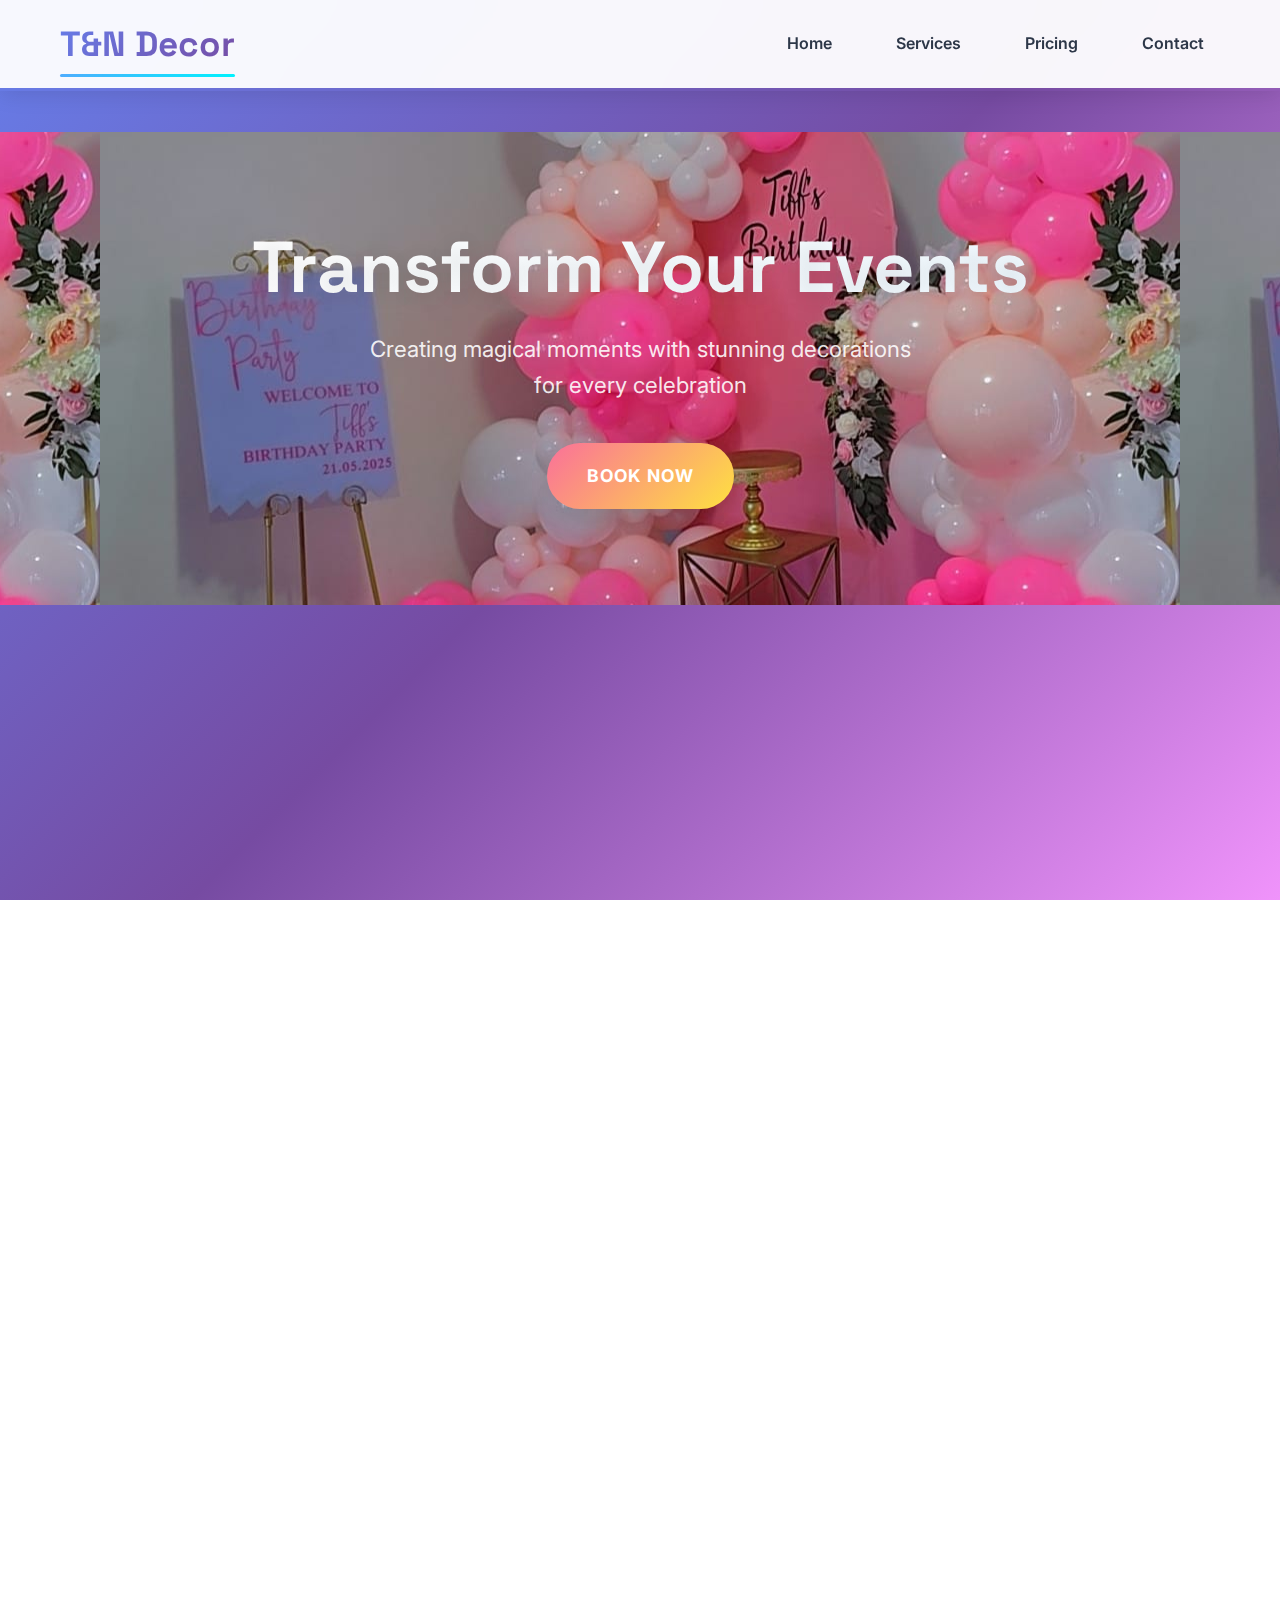
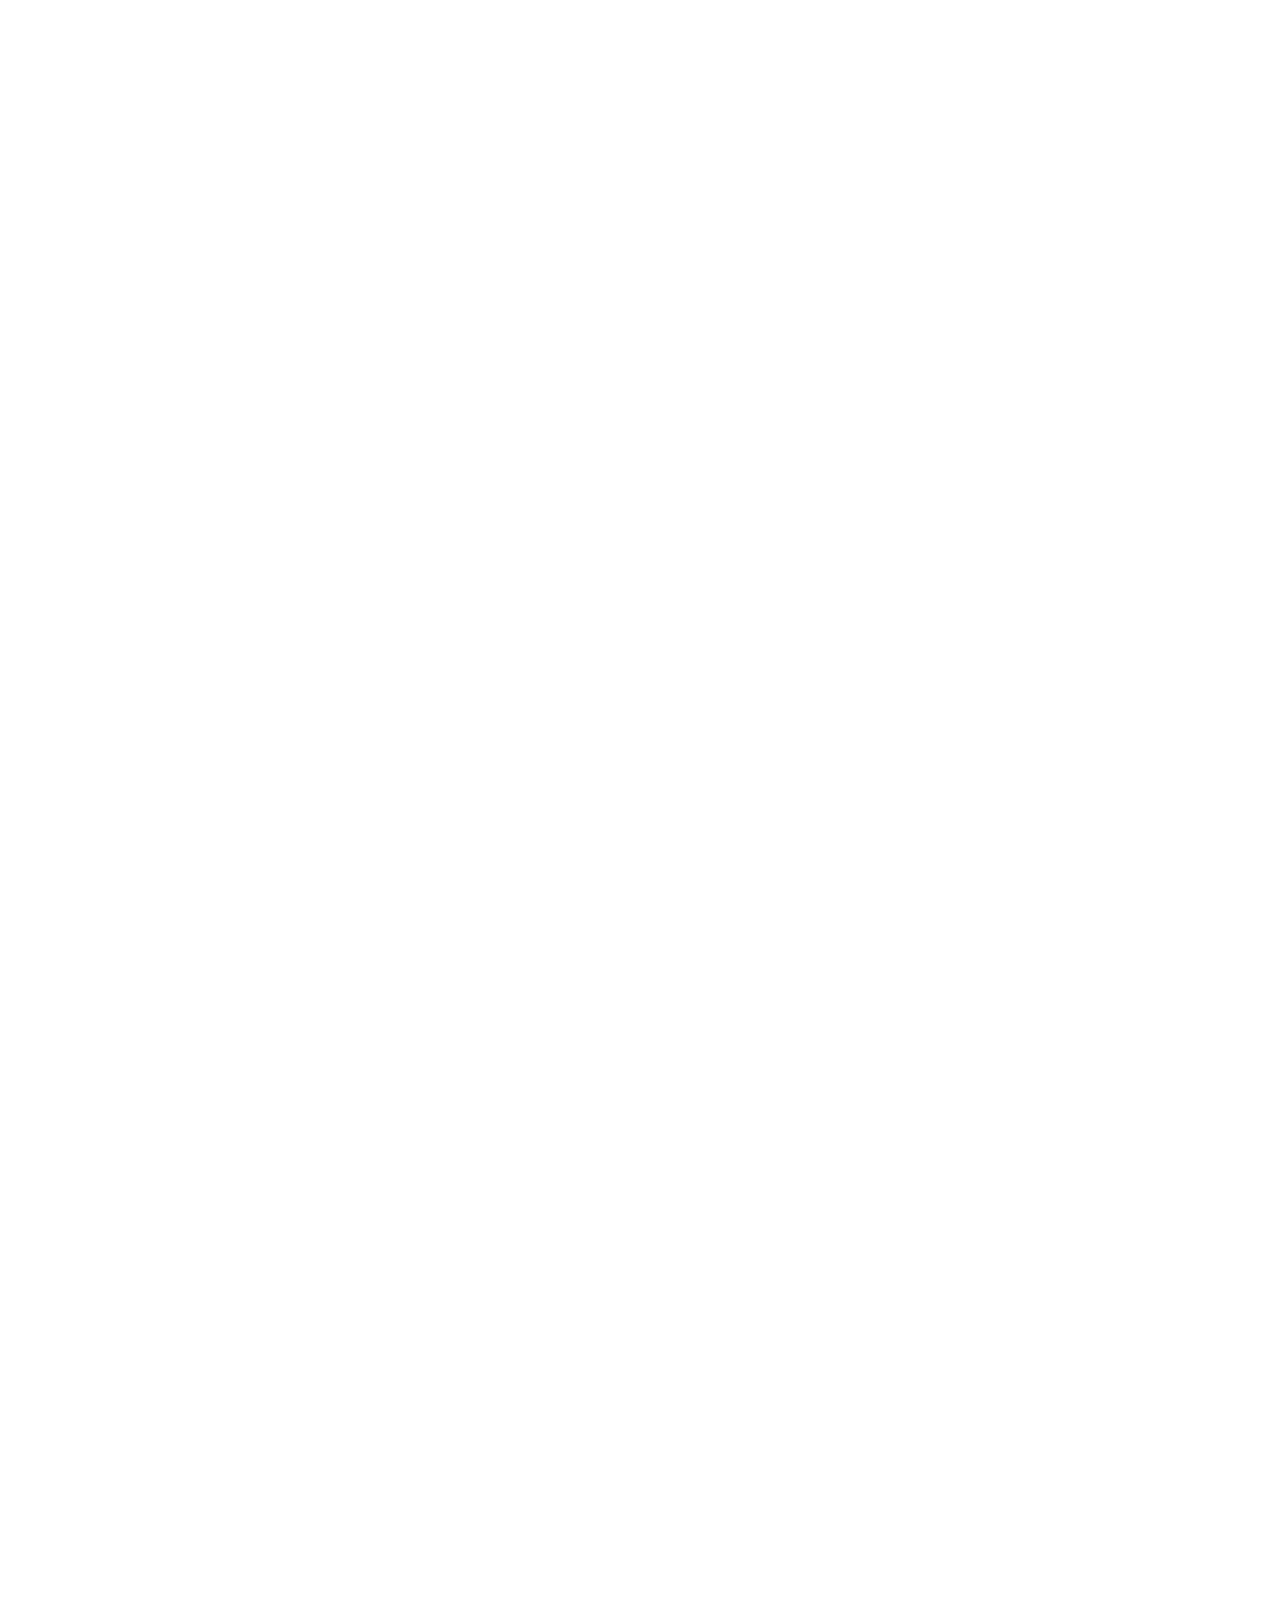
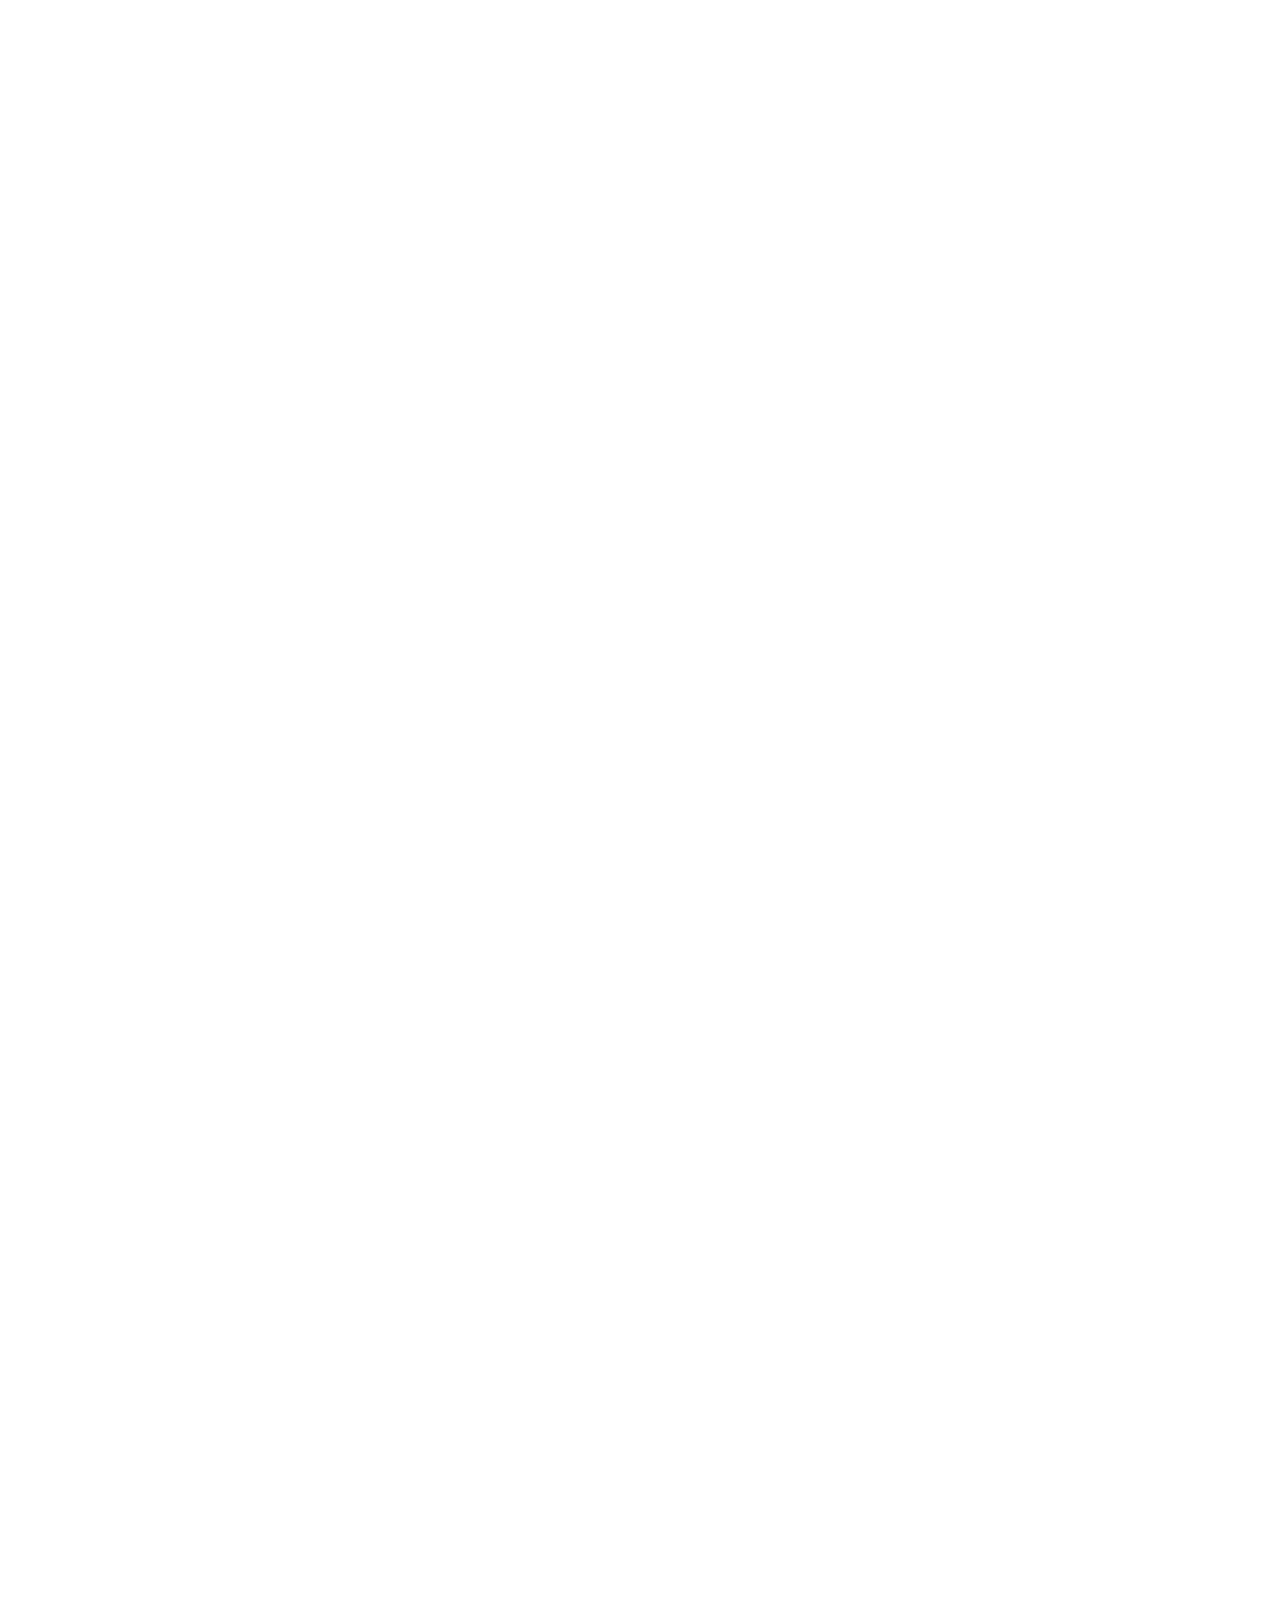
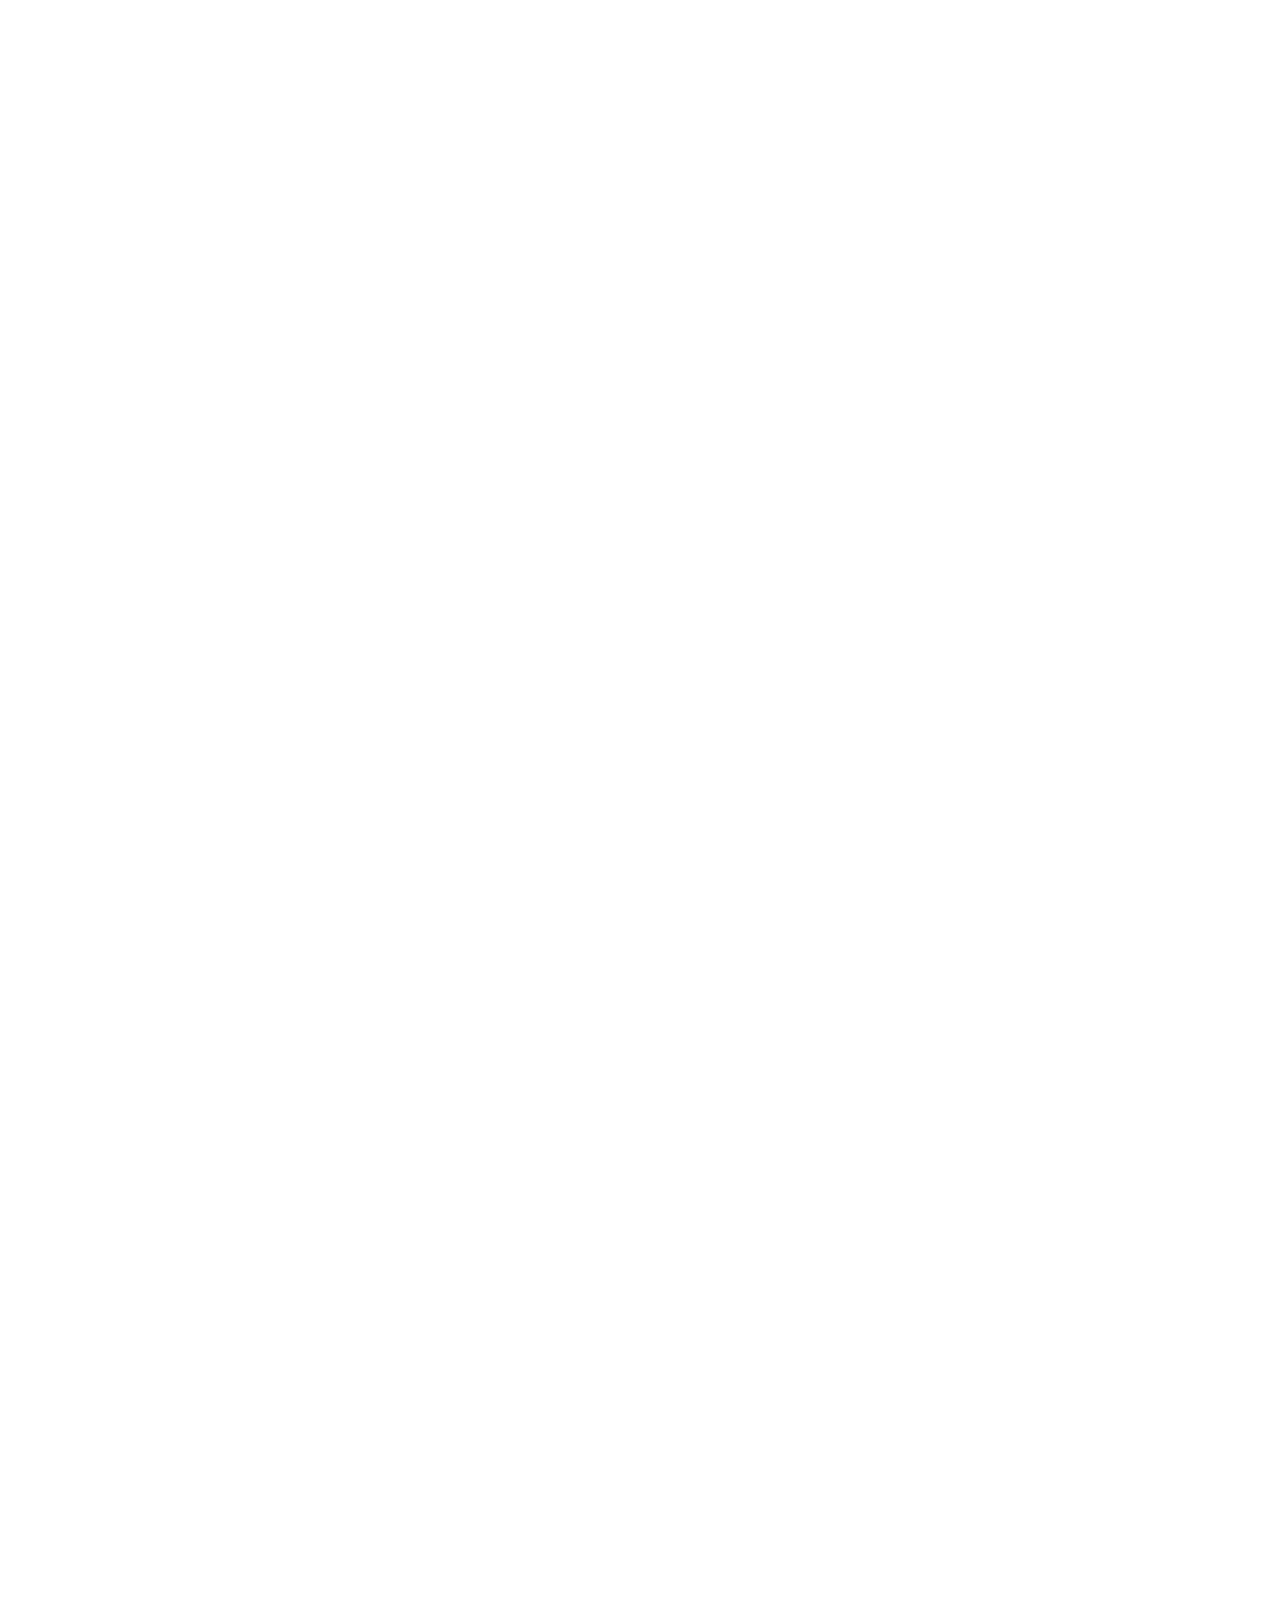
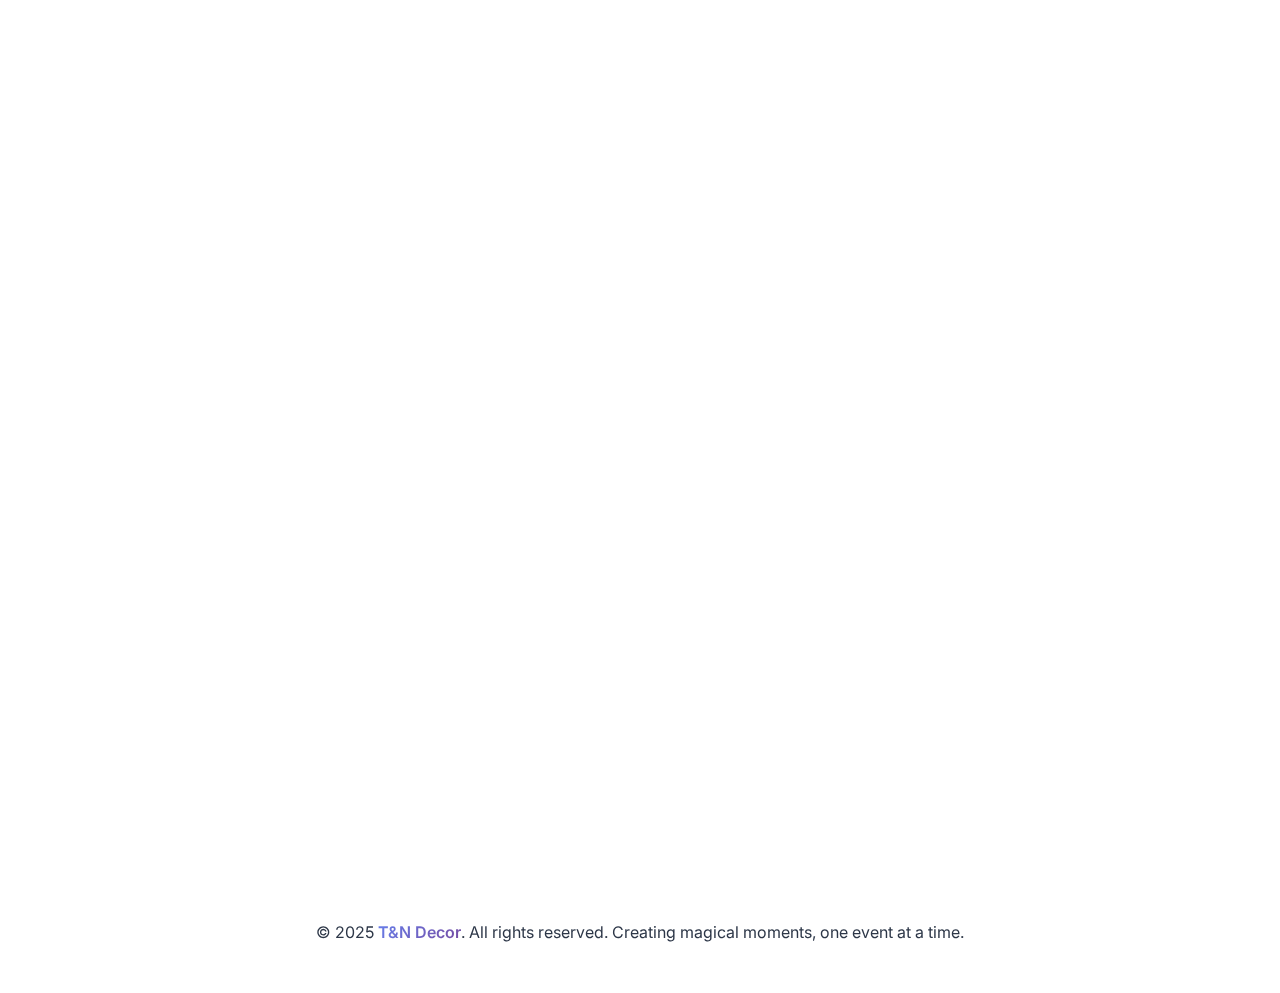
<file: static/index.html>
<!DOCTYPE html>
<html lang="en">
<head>
<meta charset="UTF-8">
<meta name="viewport" content="width=device-width, initial-scale=1.0">
<title>T&N Decor - Event Decoration Services</title>
<link rel="stylesheet" href="https://fonts.googleapis.com/css2?family=Inter:wght@300;400;500;600;700;800&family=Space+Grotesk:wght@400;500;600;700&display=swap">
<link rel="stylesheet" href="/styles/style.css">


</head>
<body>
<header>
    <div class="container">
        <div class="header-content">
            <div class="logo">T&N Decor</div>
            <button class="mobile-menu-toggle" aria-label="Toggle mobile menu">☰</button>
            <nav id="nav">
                <ul>
                    <li><a href="#home">Home</a></li>
                    <li><a href="#services">Services</a></li>
                    <li><a href="#pricing">Pricing</a></li>
                    <li><a href="#contact">Contact</a></li>
                </ul>
            </nav>
        </div>
    </div>
</header>

<main>
    <section id="home" class="hero">
        <div class="container">
            <h1>Transform Your Events</h1>
            <p>Creating magical moments with stunning decorations for every celebration</p>
            <a href="#contact" class="cta-button">Book Now</a>
        </div>
    </section>

   <section id="services" class="services-section scroll-reveal">
        <div class="container">
            <h2 class="section-title">Our Services</h2>
            
            <div class="category-filters">
                <button class="filter-btn active" data-category="all">All Services</button>
                <button class="filter-btn" data-category="birthdays">Birthdays</button>
                <button class="filter-btn" data-category="anniversaries">Anniversaries</button>
                <button class="filter-btn" data-category="baby-showers">Baby Showers</button>
                <button class="filter-btn" data-category="Corportate-events">Corporate Events</button>
                <button class="filter-btn" data-category="Bridal-Party">Bridal-party</button>

            </div>

            <div class="services-grid" id="servicesGrid">
                <!-- Birthday Services -->
                <div class="service-card scroll-reveal" data-category="birthdays">
                    <div class="service-image-container">
                        <img src="/Images/img1.jpg" alt="Birthday Balloon Arch" class="service-image">
                        <div class="service-image-overlay"></div>
                    </div>
                    <div class="service-content">
                        <h3 class="service-title">Elegant Birthday Setup</h3>
                        <p class="service-description">Stunning black and gold balloon arrangements with personalized signage for memorable birthday celebrations.</p>
                        <a href="birthdays.html" class="service-category">Birthdays</a>
                    </div>
                </div>

                <div class="service-card scroll-reveal" data-category="birthdays">
                    <div class="service-image-container">
                        <img src="/Images/img7.jpg" alt="Purple Birthday Theme" class="service-image">
                        <div class="service-image-overlay"></div>
                    </div>
                    <div class="service-content">
                        <h3 class="service-title">Purple Paradise Birthday</h3>
                        <p class="service-description">Vibrant purple and silver themed decorations with balloon arches and floral centerpieces.</p>
                        <a href="birthdays.html" class="service-category">Birthdays</a>
                    </div>
                </div>

                <div class="service-card scroll-reveal" data-category="birthdays">
                    <div class="service-image-container">
                        <img src="/Images/img11.jpg" alt="Romantic Birthday Setup" class="service-image">
                        <div class="service-image-overlay"></div>
                    </div>
                    <div class="service-content">
                        <h3 class="service-title">Romantic Birthday Surprise</h3>
                        <p class="service-description">Intimate bedroom decorations with balloons, rose petals, and personalized touches for special birthdays.</p>
                        <a href="birthdays.html" class="service-category">Birthdays</a>
                    </div>
                </div>

                <div class="service-card scroll-reveal" data-category="birthdays">
                    <div class="service-image-container">
                        <img src="/Images/img17.jpg" alt="Outdoor Birthday Party" class="service-image">
                        <div class="service-image-overlay"></div>
                    </div>
                    <div class="service-content">
                        <h3 class="service-title">Outdoor Birthday Celebration</h3>
                        <p class="service-description">Beautiful outdoor setups with balloon garlands and elegant table arrangements for garden parties.</p>
                        <a href="birthdays.html" class="service-category">Birthdays</a>
                    </div>
                </div>

                <div class="service-card scroll-reveal" data-category="birthdays">
                    <div class="service-image-container">
                        <img src="/Images/img13.jpg" alt="First Birthday" class="service-image">
                        <div class="service-image-overlay"></div>
                    </div>
                    <div class="service-content">
                        <h3 class="service-title">First Birthday Milestone</h3>
                        <p class="service-description">Special first birthday decorations with illuminated "ONE" signs and coordinated balloon arrangements.</p>
                         <a href="birthdays.html" class="service-category">Birthdays</a>
                    </div>
                </div>
                <div class="service-card scroll-reveal" data-category="birthdays">
                    <div class="service-image-container">
                        <img src="/Images/img14.jpg" alt="Birthday" class="service-image">
                        <div class="service-image-overlay"></div>
                    </div>
                    <div class="service-content">
                        <h3 class="service-title">Special Birthdays for special people</h3>
                        <p class="service-description">Celebrate your loved one's birthday in a special memorable way</p>
                        <a href="birthdays.html" class="service-category">Birthdays</a>
                    </div>
                </div>
                <div class="service-card" data-category="birthdays">
                    <div class="service-image-container">
                        <img src="/Images/img16.jpg" alt="Adult Birthday Celebration" class="service-image">
                        <div class="service-image-overlay"></div>
                    </div>
                    <div class="service-content">
                        <h3 class="service-title">Adult Birthday Celebration</h3>
                        <p class="service-description">Sophisticated adult birthday parties with elegant balloon installations and premium decorative elements.</p>
                        <a href="birthdays.html" class="service-category">Birthdays</a>
                    </div>
                </div>

                <!-- Anniversary Services -->
                <div class="service-card scroll-reveal" data-category="anniversaries">
                    <div class="service-image-container">
                        <img src="/Images/img10.jpg" alt="Romantic Anniversary" class="service-image">
                        <div class="service-image-overlay"></div>
                    </div>
                    <div class="service-content">
                        <h3 class="service-title">Romantic Anniversary Setup</h3>
                        <p class="service-description">Intimate love-themed decorations with golden balloons and romantic lighting for anniversary celebrations.</p>
                        <a href="anniversaries.html" class="service-category">Anniversaries</a>
                    </div>
                </div>

                <div class="service-card scroll-reveal" data-category="anniversaries">
                    <div class="service-image-container">
                        <img src="/Images/img27.jpg" alt="Luxury Anniversary" class="service-image">
                        <div class="service-image-overlay"></div>
                    </div>
                    <div class="service-content">
                        <h3 class="service-title">Luxury Anniversary Experience</h3>
                        <p class="service-description">Sophisticated anniversary setups with premium balloon arrangements and elegant room transformations.</p>
                        <a href="anniversaries.html" class="service-category">Anniversaries</a>
                    </div>
                </div>

                <div class="service-card scroll-reveal" data-category="anniversaries">
                    <div class="service-image-container">
                        <img src="/Images/img9.jpg" alt="Elegant Table Setting" class="service-image">
                        <div class="service-image-overlay"></div>
                    </div>
                    <div class="service-content">
                        <h3 class="service-title">Elegant Anniversary Dining</h3>
                        <p class="service-description"><br>Beautiful table settings with fresh floral arrangements and coordinated linens for anniversary dinners.</p>
                        <a href="anniversaries.html" class="service-category">Anniversaries</a>
                    </div>
                </div>
                 <div class="service-card scroll-reveal" data-category="anniversaries">
                    <div class="service-image-container">
                        <img src="/Images/img15.jpg" alt="Elegant Table Setting" class="service-image">
                        <div class="service-image-overlay"></div>
                    </div>
                    <div class="service-content">
                        <h3 class="service-title">The Proposal</h3>
                        <p class="service-description"><br>Have a well-planned proposal event curated exactly to your needs</p>
                        <a href="anniversaries.html" class="service-category">Anniversaries</a>
                    </div>
                </div>
                <div class="service-card scroll-reveal" data-category="anniversaries">
                    <div class="service-image-container">
                        <img src="/Images/img18.jpg" alt="Elegant Table Setting" class="service-image">
                        <div class="service-image-overlay"></div>
                    </div>
                    <div class="service-content">
                        <h3 class="service-title">Celebrating Years Together</h3>
                        <p class="service-description">Modern anniversary celebrations featuring geometric backdrop designs, minimalist chic decorations, contemporary balloon installations, and sleek sophisticated styling."</p>
                        <a href="anniversaries.html" class="service-category">Anniversaries</a>
                    </div>
                </div>

                <!-- Baby Shower Services -->
                <div class="service-card scroll-reveal" data-category="baby-showers">
                    <div class="service-image-container">
                        <img src="/Images/img5.jpg" alt="Baby Shower Decor" class="service-image">
                        <div class="service-image-overlay"></div>
                    </div>
                    <div class="service-content">
                        <h3 class="service-title">Sweet Baby Shower</h3>
                        <p class="service-description">Adorable baby shower decorations with pastel balloon arrangements and themed centerpieces.</p>
                        <a href="baby-showers.html" class="service-category">Baby Showers</a>
                    </div>
                </div>

                <div class="service-card scroll-reveal" data-category="baby-showers">
                    <div class="service-image-container">
                        <img src="/Images/img2.jpg" alt="Gender Reveal" class="service-image">
                        <div class="service-image-overlay"></div>
                    </div>
                    <div class="service-content">
                        <h3 class="service-title">Gender Reveal Party</h3>
                        <p class="service-description">Exciting gender reveal setups with surprise balloon arrangements and coordinated color schemes.</p>
                        <a href="baby-showers.html" class="service-category">Baby Showers</a>
                    </div>
                </div>
            </div>
            <div class="service-description" id="additionalInfo">
                There is also customization of items and products:
                <li>Balloon garlands </li>
                <li>flowers </li>
                <li>chair and tables</li>
                <li>picnic tables</li>
                <li>easels</li>
                <li>Cake stands</li>                                
            </div>
        </div>
    </section>

    <section id="pricing" class="pricing-section scroll-reveal">
        <div class="container">
            <div class="pricing-header">
                <h2 class="pricing-title">Our Pricing</h2>
                <p class="pricing-subtitle">Affordable Packages for Every Event</p>
            </div>
            
            <h3 class="pricing-rates-title">Party Seating Rates</h3>
            
            <div class="pricing-grid">
                <div class="pricing-item">
                    <span class="pricing-range">6 - 12 people</span>
                    <span class="pricing-cost">$300.00</span>
                </div>
                <div class="pricing-item">
                    <span class="pricing-range">13 - 18 people</span>
                    <span class="pricing-cost">$400.00</span>
                </div>
                <div class="pricing-item">
                    <span class="pricing-range">19 - 24 people</span>
                    <span class="pricing-cost">$500.00</span>
                </div>
                <div class="pricing-item">
                    <span class="pricing-range">25 - 30 people</span>
                    <span class="pricing-cost">$600.00</span>
                </div>
                <div class="pricing-item">
                    <span class="pricing-range">31 - 36 people</span>
                    <span class="pricing-cost">$700.00</span>
                </div>
                <div class="pricing-item">
                    <span class="pricing-range">37 - 42 people</span>
                    <span class="pricing-cost">$800.00</span>
                </div>
                <div class="pricing-item">
                    <span class="pricing-range">43 - 48 people</span>
                    <span class="pricing-cost">$900.00</span>
                </div>
                <div class="pricing-item">
                    <span class="pricing-range">49 - 54 people</span>
                    <span class="pricing-cost">$1,000.00</span>
                </div>
                <div class="pricing-item">
                    <span class="pricing-range">55 - 60 people</span>
                    <span class="pricing-cost">$1,100.00</span>
                </div>
                <div class="pricing-item">
                    <span class="pricing-range">61 - 66 people</span>
                    <span class="pricing-cost">$1,200.00</span>
                </div>
                <div class="pricing-item">
                    <span class="pricing-range">67 - 72 people</span>
                    <span class="pricing-cost">$1,300.00</span>
                </div>
                <div class="pricing-item">
                    <span class="pricing-range">73 - 78 people</span>
                    <span class="pricing-cost">$1,400.00</span>
                </div>
                <div class="pricing-item">
                    <span class="pricing-range">79 - 84 people</span>
                    <span class="pricing-cost">$1,500.00</span>
                </div>
                <div class="pricing-item">
                    <span class="pricing-range">85 - 90 people</span>
                    <span class="pricing-cost">$1,600.00</span>
                </div>
                <div class="pricing-item">
                    <span class="pricing-range">91 - 96 people</span>
                    <span class="pricing-cost">$1,700.00</span>
                </div>
                <div class="pricing-item">
                    <span class="pricing-range">97 - 100 people</span>
                    <span class="pricing-cost">$1,800.00</span>
                </div>
            </div>
        </div>
    </section>

    <section id="contact" class="contact-section scroll-reveal">
        <div class="container">
            <h2>Get In Touch</h2>
            <p>Ready to make your event unforgettable? Contact us today!</p>
            
            <div class="contact-info">
                <div class="contact-item">
                    <h3>📞 Phone</h3>
                    <p>
                        <a href="tel:+61455944020" style="color: inherit; text-decoration: underline;">+61 455 944 020</a>
                    </p>
                </div>
                <div class="contact-item">
                    <h3>📧 Email</h3>
                    <p><a href="mailto:Nellyjkip@gmail.com">Nellyjkip@gmail.com</a></p>
                </div>
                <div class="contact-item">
                    <h3>📍 Location</h3>
                    <p>Brisbane, Queensland, Australia</p>
                </div>
                <div class="contact-item">
                    <h3>🕒 Hours</h3>
                    <p>Mon-Sat: 9AM-6PM<br>
                    Appointments on Sunday</p>
                </div>
            </div>
        </div>
    </section>
</main>

<footer>
    <div class="container">
        <p>&copy; 2025 <span class="footer-accent">T&N Decor</span>. All rights reserved. Creating magical moments, one event at a time.</p>
    </div>
</footer>

<script src="/scripts/script.js"></script>
</body>
</html>
</file>
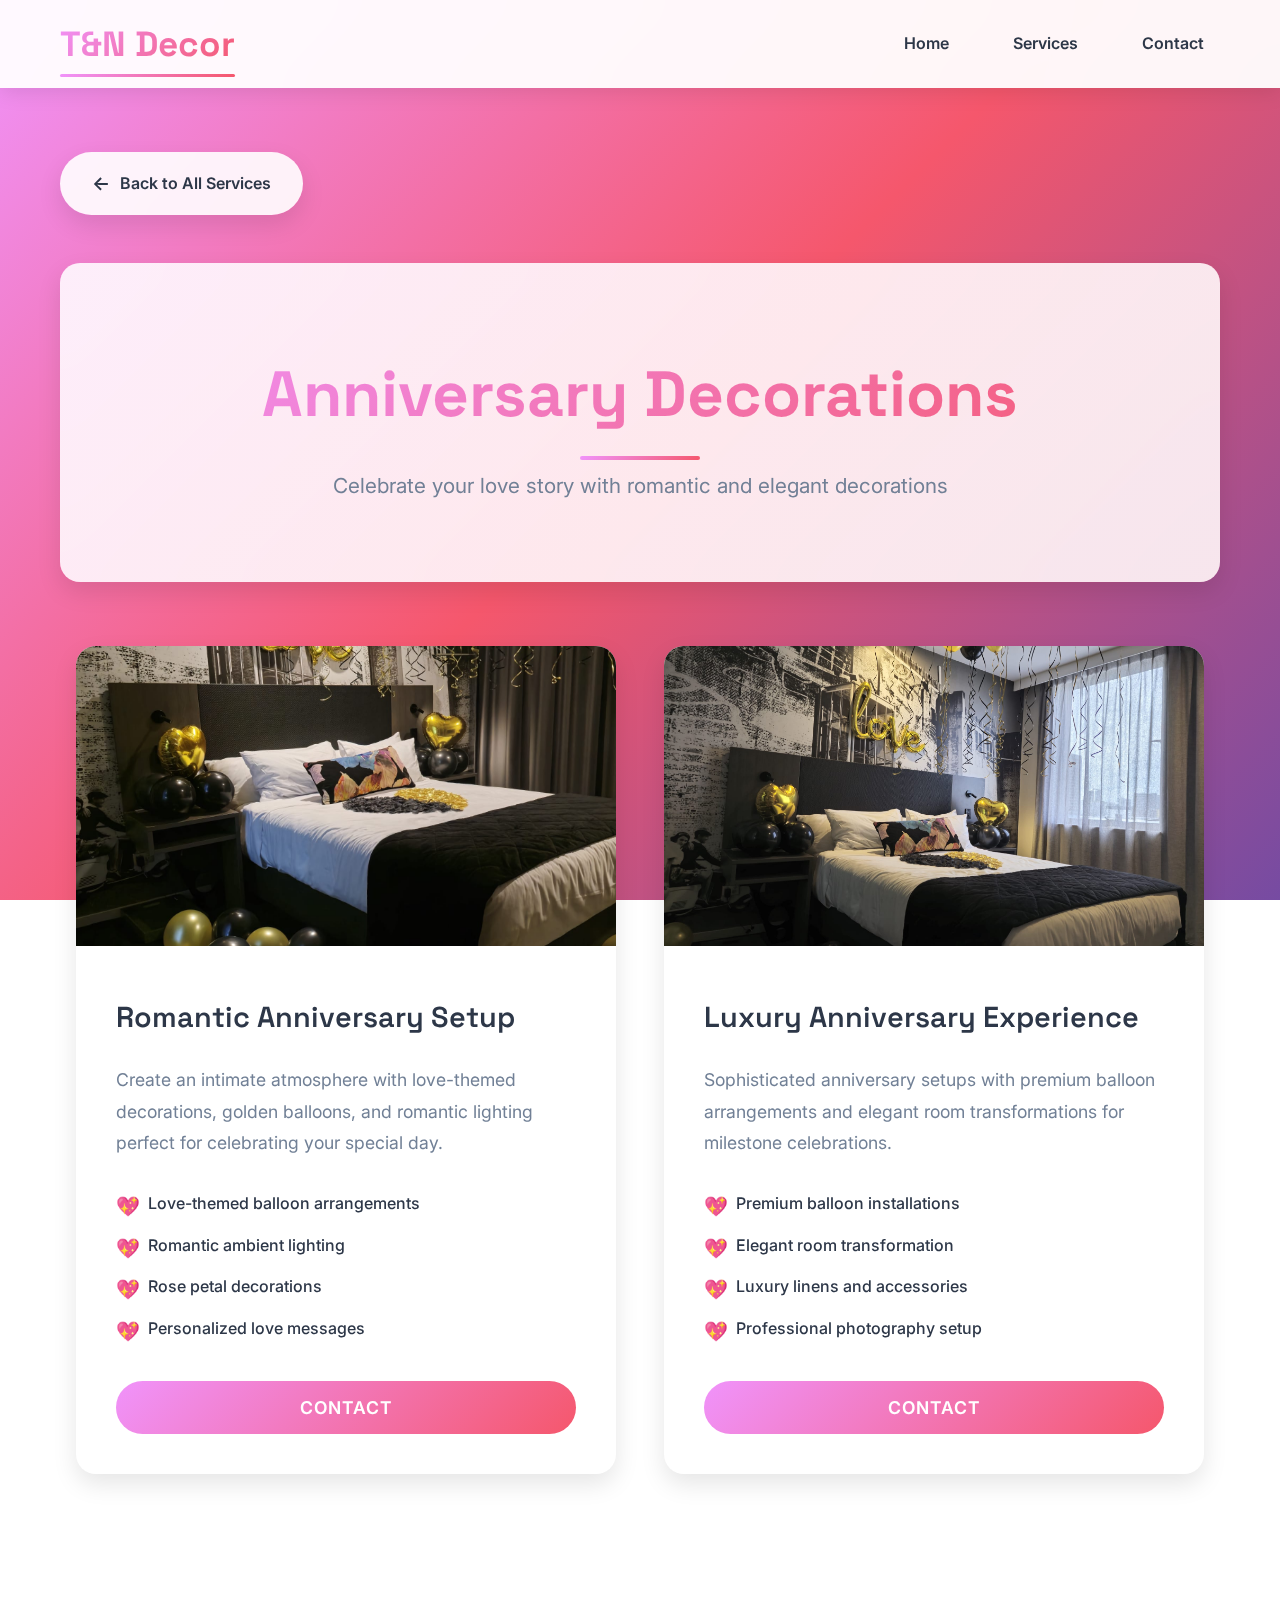
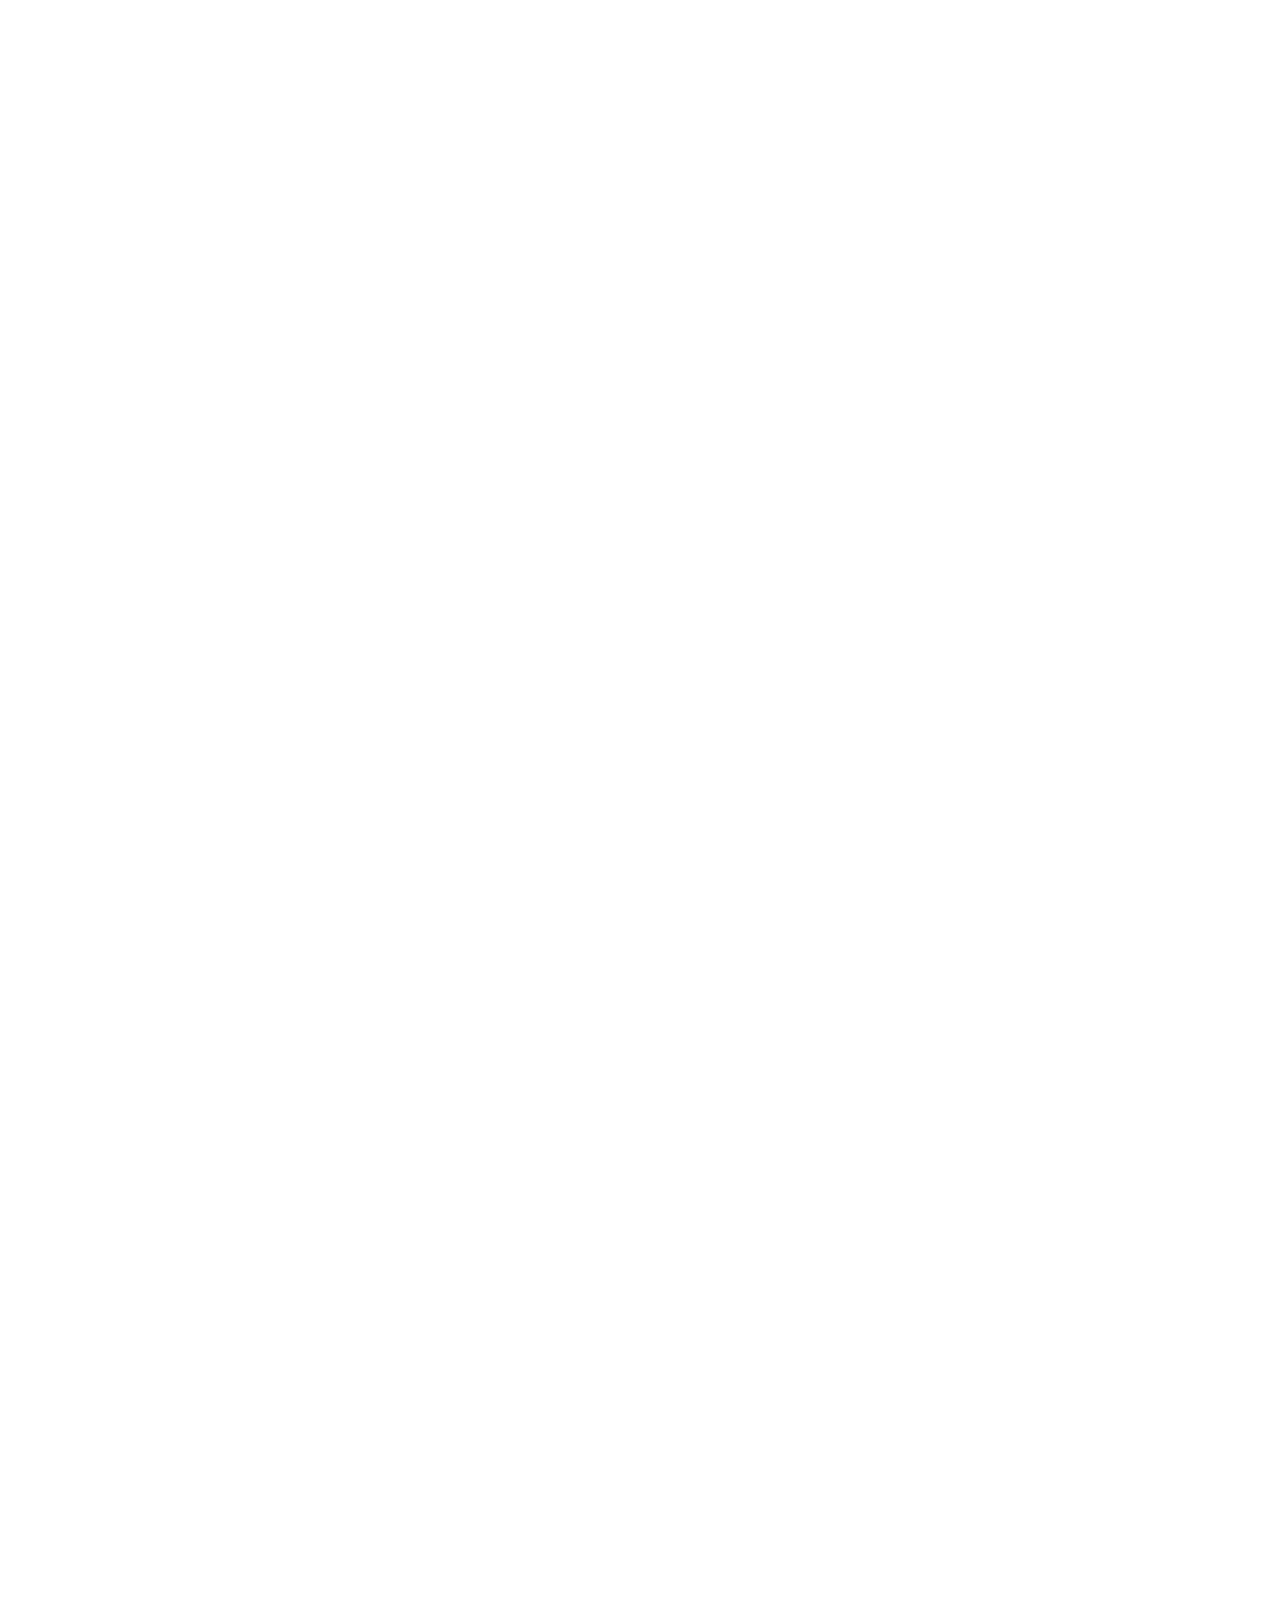
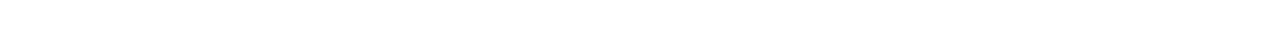
<file: static/anniversaries.html>
<!DOCTYPE html>
<html lang="en">
<head>
    <meta charset="UTF-8">
    <meta name="viewport" content="width=device-width, initial-scale=1.0">
    <title>Anniversary Decorations - T&N Decor</title>
    <link rel="stylesheet" href="https://fonts.googleapis.com/css2?family=Inter:wght@300;400;500;600;700;800&family=Space+Grotesk:wght@400;500;600;700&display=swap">
    <link rel="stylesheet" href="styles/anniversary.css">
</head>
<body>
    <header>
        <div class="container">
            <div class="header-content">
                <div class="logo"><a href = index.html>T&N Decor</a></div>
                <button class="mobile-menu-toggle" aria-label="Toggle mobile menu">☰</button>
                <nav id="nav">
                    <ul>
                        <li><a href="index.html">Home</a></li>
                        <li><a href="index.html#services">Services</a></li>
                        <li><a href="index.html#contact">Contact</a></li>
                    </ul>
                </nav>
            </div>
        </div>
    </header>

    <main>
        <div class="container">
            <a href="index.html" class="back-button">Back to All Services</a>
            
            <div class="page-header">
                <h1 class="page-title">Anniversary Decorations</h1>
                <p class="page-subtitle">Celebrate your love story with romantic and elegant decorations</p>
            </div>

            <div class="services-grid">
                <div class="service-card">
                    <img src="/Images/img10.jpg" alt="Romantic Anniversary" class="service-image">
                    <div class="service-content">
                        <h3 class="service-title">Romantic Anniversary Setup</h3>
                        <p class="service-description">Create an intimate atmosphere with love-themed decorations, golden balloons, and romantic lighting perfect for celebrating your special day.</p>
                        <ul class="service-features">
                            <li>Love-themed balloon arrangements</li>
                            <li>Romantic ambient lighting</li>
                            <li>Rose petal decorations</li>
                            <li>Personalized love messages</li>
                        </ul>
                    <button class="contact-cta"><a href="index.html#contact" class="service-category">Contact</a></button>
                    </div>
                </div>

                <div class="service-card">
                    <img src="/Images/img27.jpg" alt="Luxury Anniversary" class="service-image">
                    <div class="service-content">
                        <h3 class="service-title">Luxury Anniversary Experience</h3>
                        <p class="service-description">Sophisticated anniversary setups with premium balloon arrangements and elegant room transformations for milestone celebrations.</p>
                        <ul class="service-features">
                            <li>Premium balloon installations</li>
                            <li>Elegant room transformation</li>
                            <li>Luxury linens and accessories</li>
                            <li>Professional photography setup</li>
                        </ul>
                    <button class="contact-cta"><a href="index.html#contact">Contact</a></button>
                    </div>
                </div>

                <div class="service-card">
                    <img src="/Images/img9.jpg" alt="Elegant Table Setting" class="service-image">
                    <div class="service-content">
                        <h3 class="service-title">Elegant Anniversary Dining</h3>
                        <p class="service-description">Beautiful table settings with fresh floral arrangements and coordinated linens for romantic anniversary dinners.</p>
                        <ul class="service-features">
                            <li>Fresh floral centerpieces</li>
                            <li>Coordinated table linens</li>
                            <li>Elegant place settings</li>
                            <li>Candle arrangements</li>
                        </ul>
                    <button class="contact-cta"><a href="index.html#contact">Contact</a></button>
                    </div>
                </div>

                <div class="service-card">
                    <img src="/Images/img28.jpg" alt="Anniversary Surprise" class="service-image">
                    <div class="service-content">
                        <h3 class="service-title">Anniversary Surprise Package</h3>
                        <p class="service-description">Complete surprise setups for milestone anniversaries with custom decorations, memory displays, and romantic ambiance.</p>
                        <ul class="service-features">
                            <li>Custom memory photo displays</li>
                            <li>Milestone number decorations</li>
                            <li>Surprise reveal elements</li>
                            <li>Romantic music coordination</li>
                        </ul>
                    <button class="contact-cta"><a href="index.html#contact">Contact</a></button>
                    </div>
                </div>

                <div class="service-card">
                    <img src="/Images/img18.jpg" alt="Garden Anniversary" class="service-image">
                    <div class="service-content">
                        <h3 class="service-title">Annivesary Backdrop</h3>
                        <p class="service-description">A modern anniversary backdrop with modern styling and props for the special occasion</p>
                        <ul class="service-features">
                            <li>Purple and silver balloon arch</li>
                            <li>Variety of ballon designs</li>
                            <li>Well designed Annivesary sign</li>
                            <li>Backdrop design</li>
                        </ul>
                    <button class="contact-cta"><a href="index.html#contact">Contact</a></button>
                    </div>
                </div>
            </div>
        </div>
    </main>

<script src="scripts/script.js"></script>
</body>
</html>
</file>
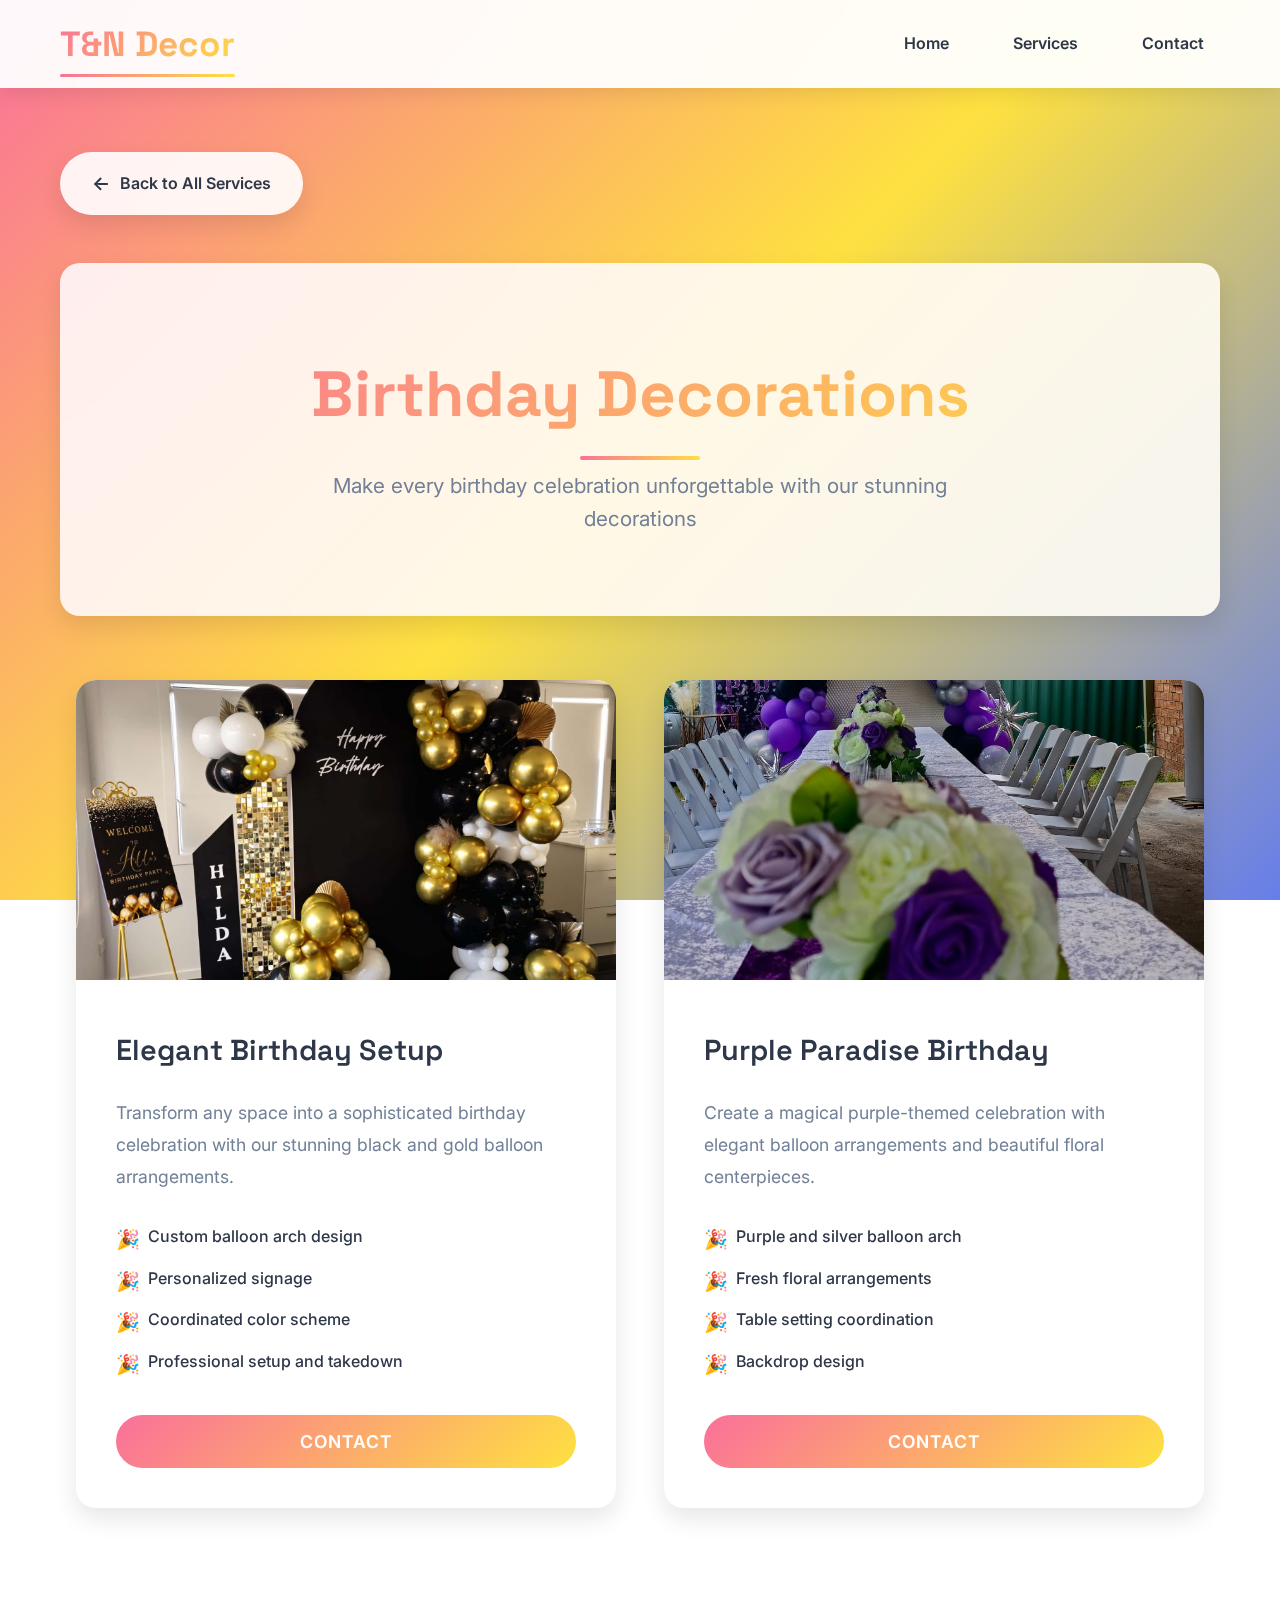
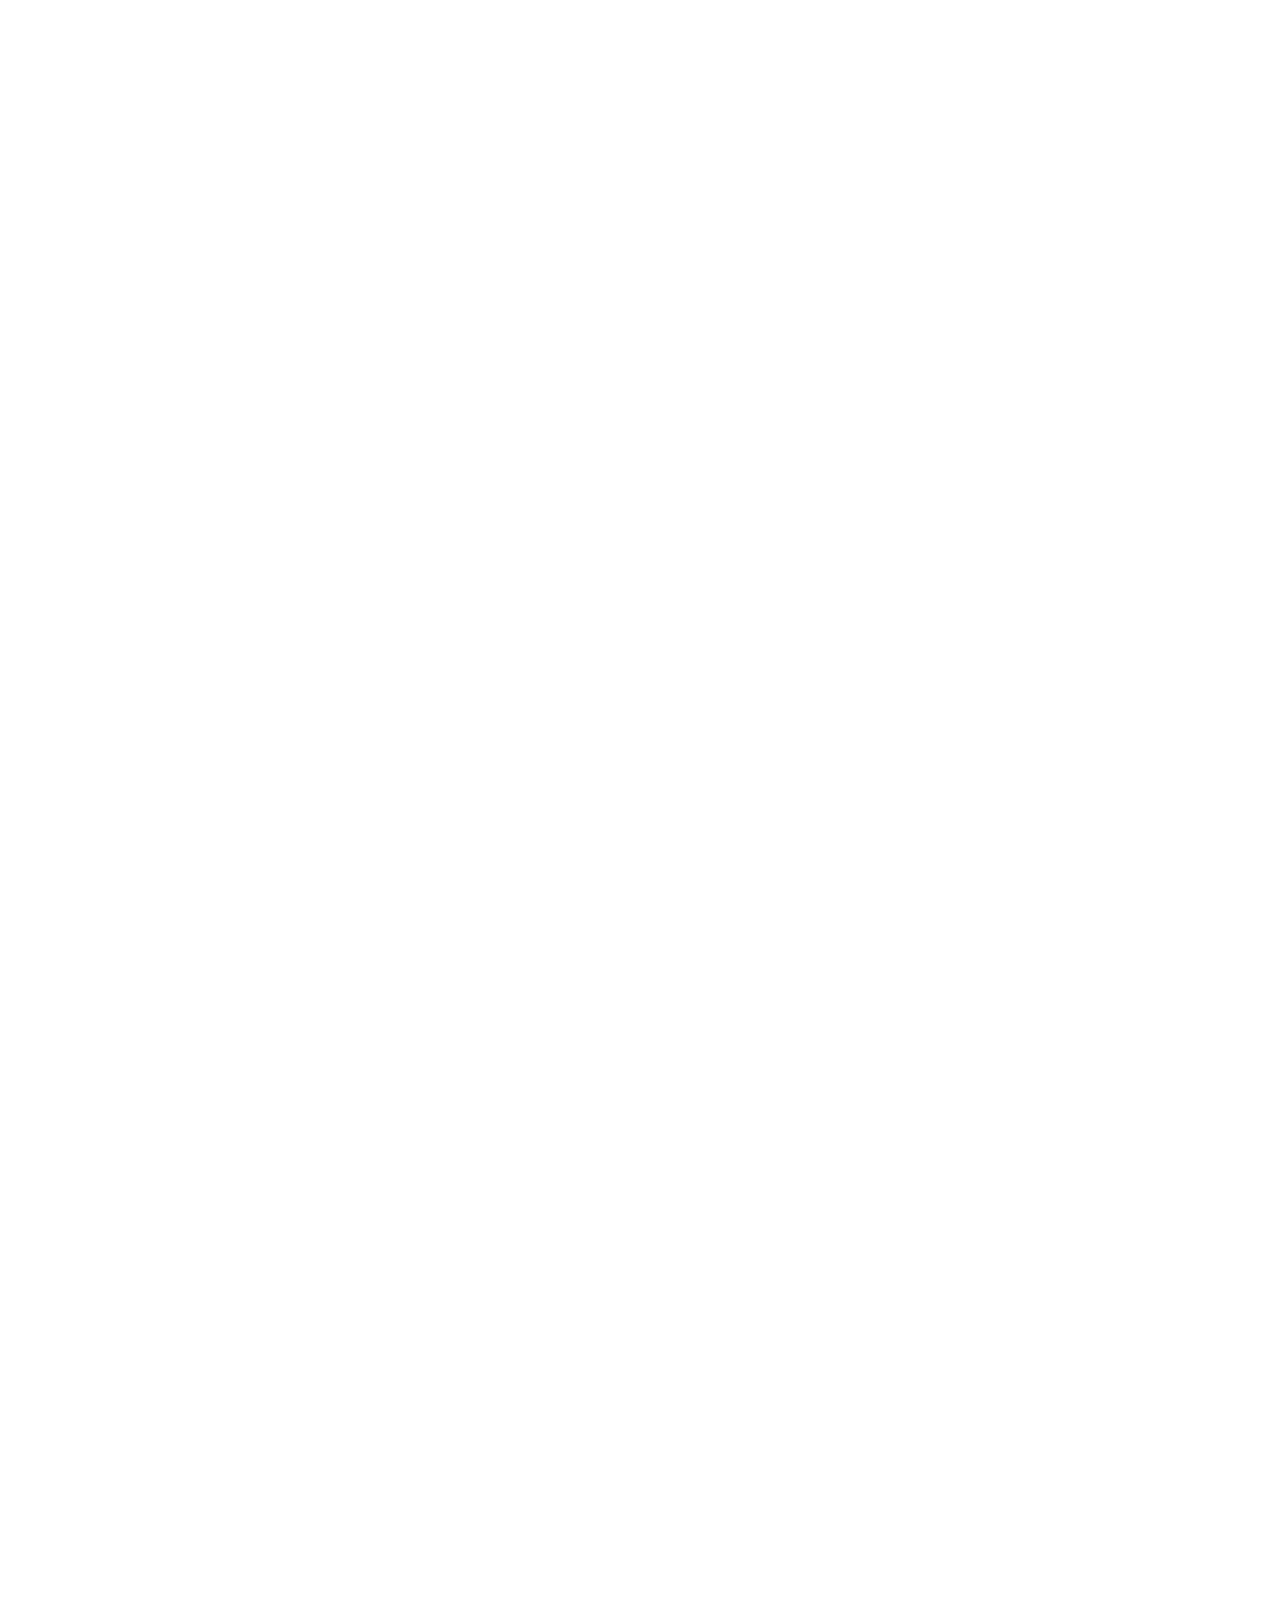
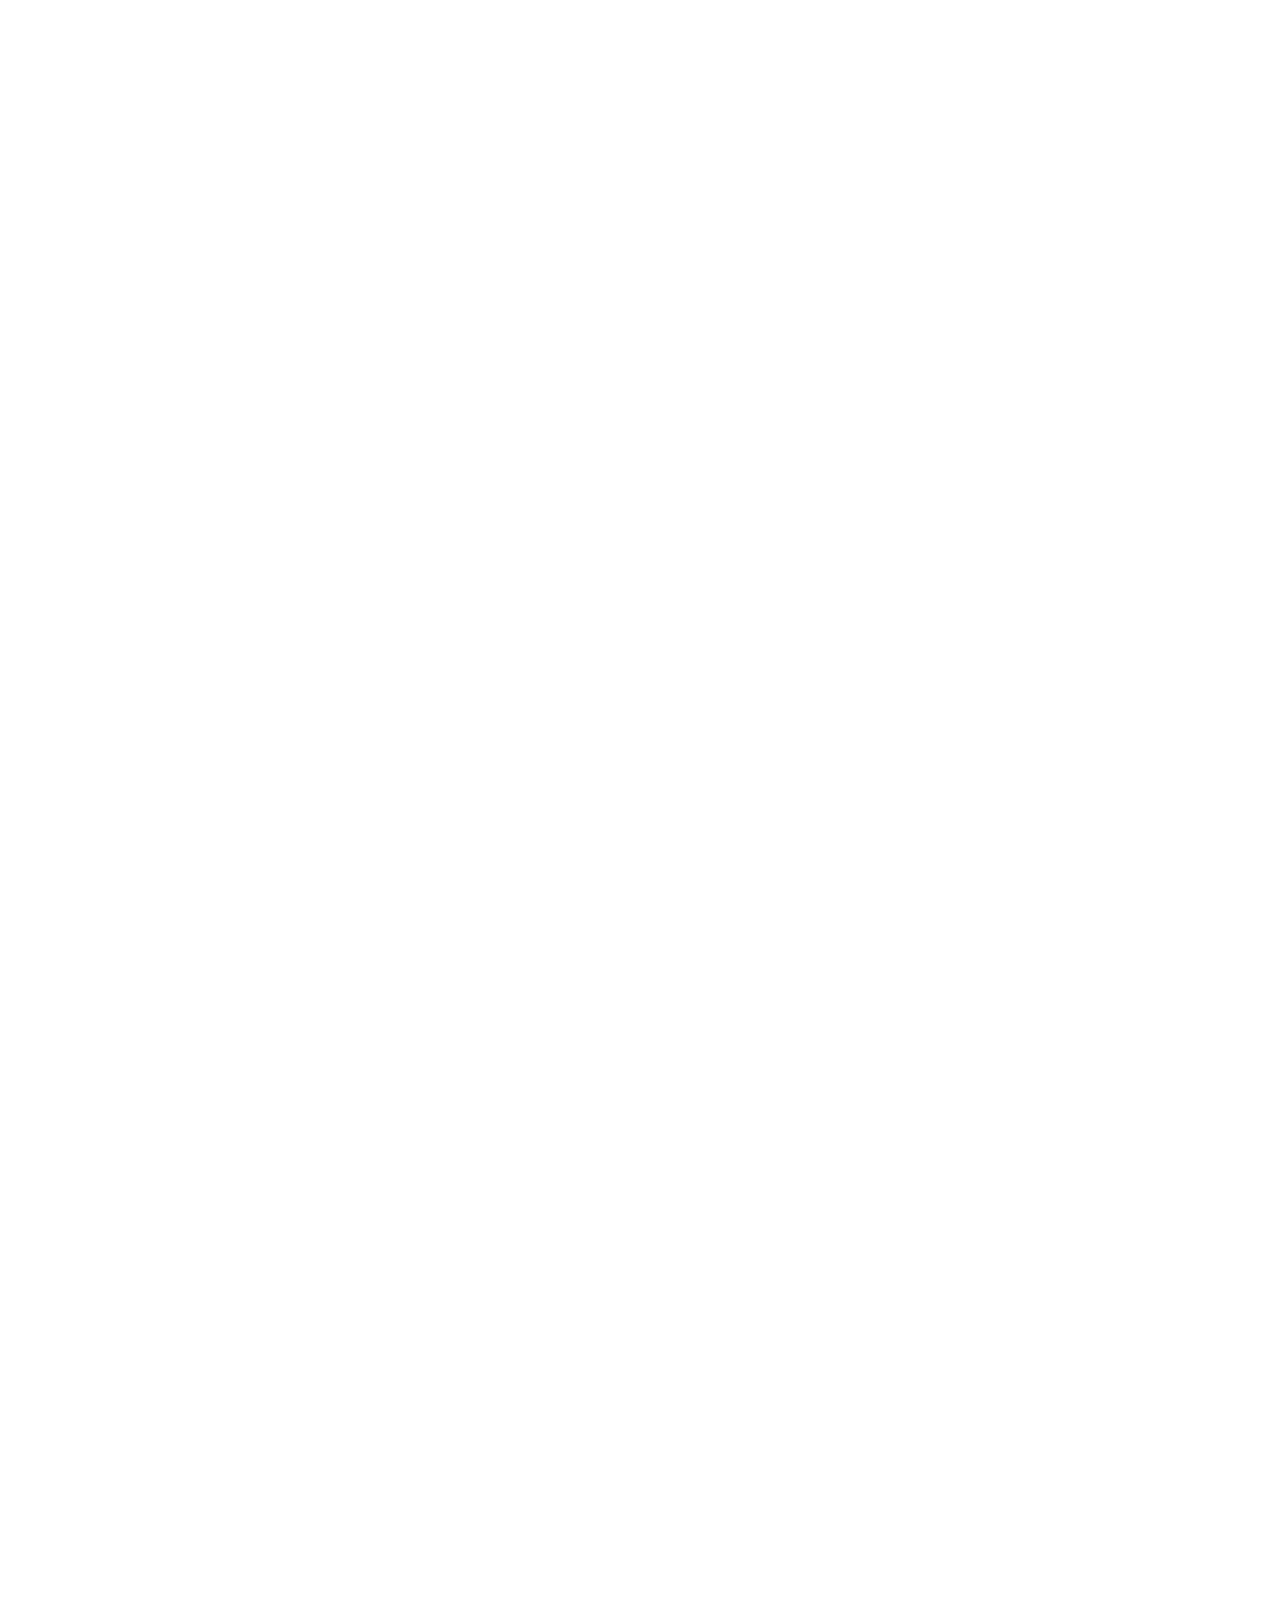
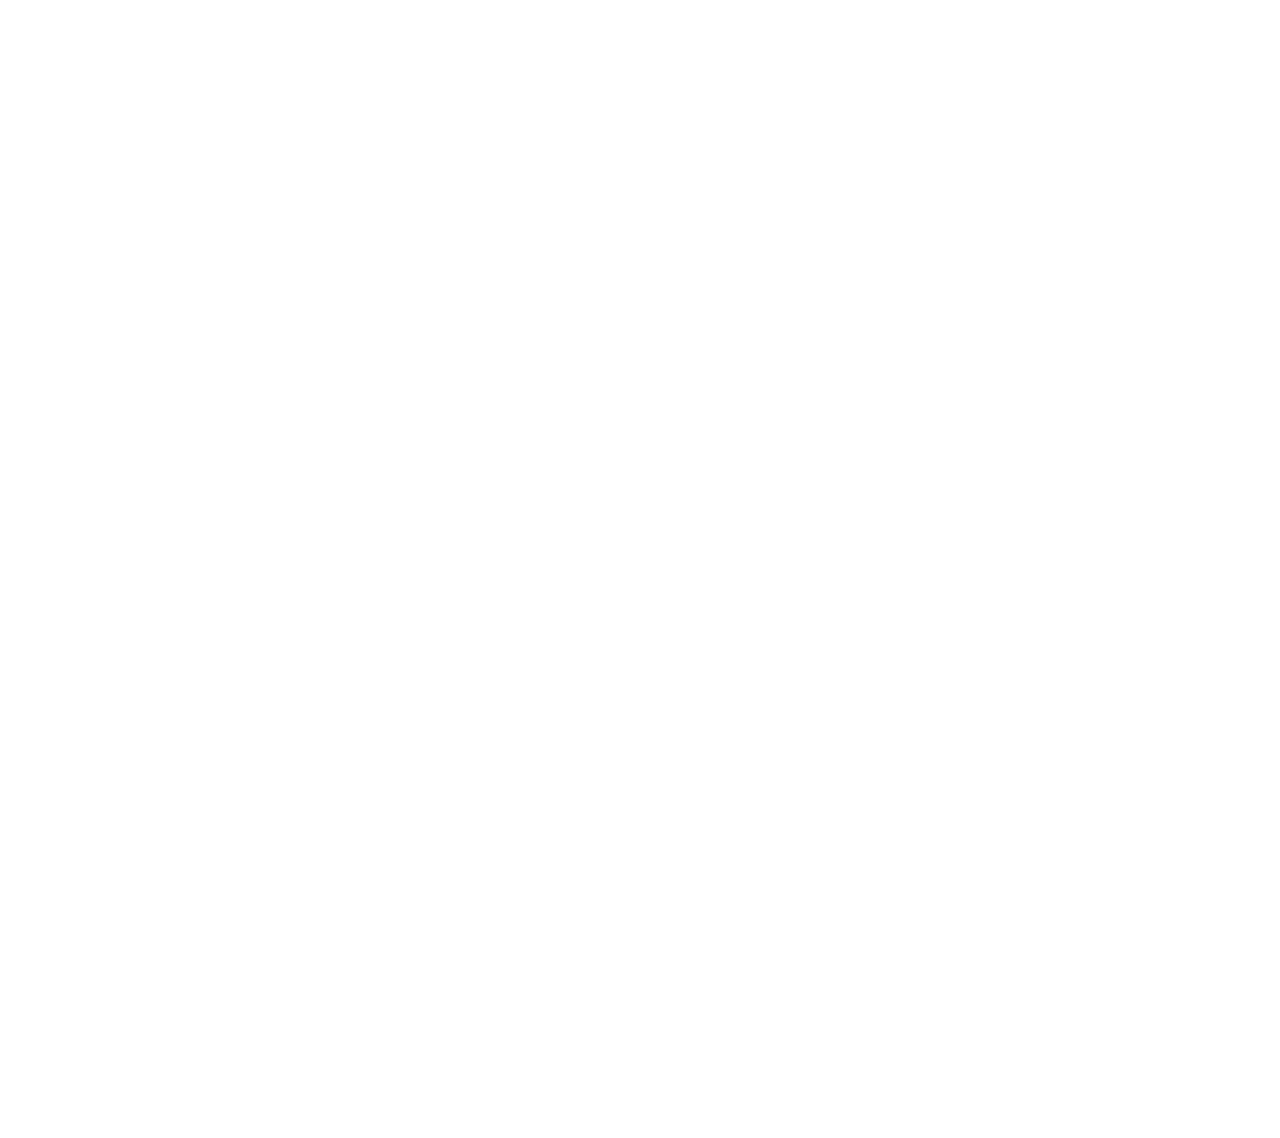
<file: static/birthdays.html>
<!DOCTYPE html>
<html lang="en">
<head>
<meta charset="UTF-8">
<meta name="viewport" content="width=device-width, initial-scale=1.0">
<title>Birthday Decorations - T&N Decor</title>
<link rel="stylesheet" href="https://fonts.googleapis.com/css2?family=Inter:wght@300;400;500;600;700;800&family=Space+Grotesk:wght@400;500;600;700&display=swap">
<link rel="stylesheet" href="styles/birthdays.css">
</head>
<body>
<header>
    <div class="container">
        <div class="header-content">
            <div class="logo"><a href = index.html>T&N Decor</a></div>
            <button class="mobile-menu-toggle" aria-label="Toggle mobile menu">☰</button>
            <nav id="nav">
                <ul>
                    <li><a href="index.html">Home</a></li>
                    <li><a href="index.html#services">Services</a></li>
                    <li><a href="index.html#contact">Contact</a></li>
                </ul>
            </nav>
        </div>
    </div>
</header>

<main>
    <div class="container">
        <a href="index.html" class="back-button">Back to All Services</a>
        
        <div class="page-header">
            <h1 class="page-title">Birthday Decorations</h1>
            <p class="page-subtitle">Make every birthday celebration unforgettable with our stunning decorations</p>
        </div>

        <div class="services-grid">
            <div class="service-card">
                <img src="Images/img1.jpg" alt="Elegant Birthday Setup" class="service-image">
                <div class="service-content">
                    <h3 class="service-title">Elegant Birthday Setup</h3>
                    <p class="service-description">Transform any space into a sophisticated birthday celebration with our stunning black and gold balloon arrangements.</p>
                    <ul class="service-features">
                        <li>Custom balloon arch design</li>
                        <li>Personalized signage</li>
                        <li>Coordinated color scheme</li>
                        <li>Professional setup and takedown</li>
                    </ul>
                    <button class="contact-cta"><a href="index.html#contact">Contact</a></button>
                </div>
            </div>

            <div class="service-card">
                <img src="Images/img7.jpg" alt="Purple Birthday Theme" class="service-image">
                <div class="service-content">
                    <h3 class="service-title">Purple Paradise Birthday</h3>
                    <p class="service-description">Create a magical purple-themed celebration with elegant balloon arrangements and beautiful floral centerpieces.</p>
                    <ul class="service-features">
                        <li>Purple and silver balloon arch</li>
                        <li>Fresh floral arrangements</li>
                        <li>Table setting coordination</li>
                        <li>Backdrop design</li>
                    </ul>
                    <button class="contact-cta"><a href="index.html#contact">Contact</a></button>
                </div>
            </div>

            <div class="service-card">
                <img src="Images/img11.jpg" alt="Romantic Birthday Setup" class="service-image">
                <div class="service-content">
                    <h3 class="service-title">Romantic Birthday Surprise</h3>
                    <p class="service-description">Create an intimate and romantic birthday surprise with balloon ceiling arrangements and rose petal decorations.</p>
                    <ul class="service-features">
                        <li>Ceiling balloon installation</li>
                        <li>Rose petal arrangements</li>
                        <li>Romantic lighting setup</li>
                        <li>Personalized touches</li>
                    </ul>
                    <button class="contact-cta"><a href="index.html#contact">Contact</a></button>
                </div>
            </div>

            <div class="service-card">
                <img src="Images/img29.jpg" alt="Outdoor Birthday Party" class="service-image">
                <div class="service-content">
                    <h3 class="service-title">Outdoor Birthday Celebration</h3>
                    <p class="service-description">Perfect for garden parties and outdoor venues with weather-resistant decorations and elegant table settings.</p>
                    <ul class="service-features">
                        <li>Weather-resistant balloon garlands</li>
                        <li>Outdoor table arrangements</li>
                        <li>Coordinated linens and tableware</li>
                        <li>Backdrop and signage</li>
                    </ul>
                    <button class="contact-cta"><a href="index.html#contact">Contact</a></button>
                </div>
            </div>

            <div class="service-card">
                <img src="Images/img13.jpg" alt="First Birthday" class="service-image">
                <div class="service-content">
                    <h3 class="service-title">First Birthday Milestone</h3>
                    <p class="service-description">Celebrate this special milestone with custom "ONE" illuminated signs and coordinated balloon arrangements.</p>
                    <ul class="service-features">
                        <li>Illuminated "ONE" sign</li>
                        <li>Age-appropriate color schemes</li>
                        <li>Photo-worthy backdrop</li>
                        <li>Safe, child-friendly decorations</li>
                    </ul>
                    <button class="contact-cta"><a href="index.html#contact">Contact</a></button>
                </div>
            </div>
            <div class="service-card">
                <img src="Images/img19.jpg" alt="Outdoor Birthday Party" class="service-image">
                <div class="service-content">
                    <h3 class="service-title">Outdoor Birthday Celebration</h3>
                    <p class="service-description">Perfect for outdoor venues for multiple guests, glamarous decorations and elegant table settings.</p>
                    <ul class="service-features">
                        <li>Outdoor table arrangements</li>
                        <li>Coordinated linens and tableware</li>
                        <li>Backdrop and signage</li>
                        <li>Seat arrangements for all friends and family</li>
                    </ul>
                    <button class="contact-cta"><a href="index.html#contact">Contact</a></button>
                </div>
            </div>
            <div class="service-card">
                <img src="Images/img20.jpg" alt="Romantic Birthday Setup" class="service-image">
                <div class="service-content">
                    <h3 class="service-title">Romantic Birthday Surprise</h3>
                    <p class="service-description">Create an intimate and romantic birthday surprise with balloon ceiling arrangements and rose petal decorations.</p>
                    <ul class="service-features">
                        <li>Ceiling balloon installation</li>
                        <li>Rose petal arrangements</li>
                        <li>Romantic lighting setup</li>
                        <li>Personalized touches</li>
                    </ul>
                    <button class="contact-cta"><a href="index.html#contact">Contact</a></button>
                </div>
            </div>
             <div class="service-card">
                <img src="Images/img23.jpg" alt="Outdoor Birthday Party" class="service-image">
                <div class="service-content">
                    <h3 class="service-title">Purple Paradise Birthday</h3>
                    <p class="service-description">Perfect for outdoor venues for multiple guests, glamarous decorations and elegant table settings.</p>
                    <ul class="service-features">
                        <li>Purple and silver balloon arch</li>
                        <li>Fresh floral arrangements</li>
                        <li>Table setting coordination</li>
                        <li>Backdrop design</li>
                    </ul>
                    <button class="contact-cta"><a href="index.html#contact">Contact</a></button>
                </div>
            </div>
            <div class="service-card">
                <img src="Images/img25.jpg" alt="Outdoor Birthday Party" class="service-image">
                <div class="service-content">
                    <h3 class="service-title">Grand Birthdays</h3>
                    <p class="service-description">"Sophisticated adult birthday experiences featuring champagne-colored balloons, premium floral arrangements, and upscale decorative accents for refined celebrations."</p>
                    <ul class="service-features">
                        <li>Neon lights setting</li>
                        <li>Birthday podium setup</li>
                        <li>Floral arrangements</li>
                        <li>Cake design and presentation</li>
                    </ul>
                    <button class="contact-cta"><a href="index.html#contact">Contact</a></button>
                </div>
            </div>
            <div class="service-card">
                <img src="Images/img26.jpg" alt="Outdoor Birthday Party" class="service-image">
                <div class="service-content">
                    <h3 class="service-title">Modern Birthday backdrops</h3>
                    <p class="service-description">Modern customizable backdrops designed and set up according to your specifications and needs</p>
                    <ul class="service-features">
                        <li>Purple and silver balloon arch</li>
                        <li>Star Shaped baloons</li>
                        <li>Backdrop design</li>
                    </ul>
                    <button class="contact-cta"><a href="index.html#contact">Contact</a></button>
                </div>           

            </div>
             <div class="service-card">
                <img src="Images/img6.jpg" alt="Outdoor Birthday Party" class="service-image">
                <div class="service-content">
                    <h3 class="service-title">Outdoor Birthday Celebration</h3>
                    <p class="service-description">Perfect for outdoor venues for multiple guests, glamarous decorations and elegant table settings.</p>
                    <ul class="service-features">
                        <li>Outdoor table arrangements</li>
                        <li>Coordinated linens and tableware</li>
                        <li>Backdrop and signage</li>
                        <li>Seat arrangements for all friends and family</li>
                    </ul>
                    <button class="contact-cta"><a href="index.html#contact">Contact</a></button>
                </div>
            </div>
    </div>
</main>
<script src="scripts/script.js"></script>
</body>
</html>
</file>
<file: styles/style.css>
/* index.html */
* {
        margin: 0;
        padding: 0;
        box-sizing: border-box;
    }

    :root {
        --primary-gradient: linear-gradient(135deg, #667eea 0%, #764ba2 100%);
        --secondary-gradient: linear-gradient(135deg, #f093fb 0%, #f5576c 100%);
        --accent-gradient: linear-gradient(135deg, #4facfe 0%, #00f2fe 100%);
        --warm-gradient: linear-gradient(135deg, #fa709a 0%, #fee140 100%);
        --cool-gradient: linear-gradient(135deg, #a8edea 0%, #fed6e3 100%);
        --pricing-gradient: linear-gradient(135deg, #f6f1e8 0%, #f0e6d2 100%);
        --gold-color: #b8860b;
        --gold-light: #daa520;
        --text-dark: #2d3748;
        --text-light: #718096;
        --white: #ffffff;
        --border-radius: 20px;
        --shadow: 0 10px 25px rgba(0, 0, 0, 0.1);
        --shadow-hover: 0 20px 40px rgba(0, 0, 0, 0.15);
        --transition: all 0.3s cubic-bezier(0.4, 0, 0.2, 1);
    }

    body {
        font-family: 'Inter', sans-serif;
        line-height: 1.6;
        color: var(--text-dark);
        background: linear-gradient(135deg, #667eea 0%, #764ba2 50%, #f093fb 100%);
        min-height: 100vh;
        background-attachment: fixed;
    }

    .container {
        max-width: 1200px;
        margin: 0 auto;
        padding: 0 20px;
    }

    /* Mobile Menu Toggle */
    .mobile-menu-toggle {
        display: none;
        background: none;
        border: none;
        font-size: 1.5rem;
        cursor: pointer;
        color: var(--text-dark);
        padding: 8px;
    }

    header {
        background: rgba(255, 255, 255, 0.95);
        backdrop-filter: blur(20px);
        padding: 1rem 0;
        position: fixed;
        width: 100%;
        top: 0;
        z-index: 1000;
        box-shadow: 0 4px 20px rgba(0, 0, 0, 0.1);
        border-bottom: 3px solid transparent;
        background-clip: padding-box;
    }

    .header-content {
        display: flex;
        justify-content: space-between;
        align-items: center;
    }

    .logo {
        font-family: 'Space Grotesk', sans-serif;
        font-size: clamp(1.5rem, 4vw, 2.2rem);
        font-weight: 700;
        background: var(--primary-gradient);
        -webkit-background-clip: text;
        -webkit-text-fill-color: transparent;
        background-clip: text;
        position: relative;
    }

    .logo::after {
        content: '';
        position: absolute;
        bottom: -5px;
        left: 0;
        width: 100%;
        height: 3px;
        background: var(--accent-gradient);
        border-radius: 2px;
    }

    nav ul {
        display: flex;
        list-style: none;
        gap: 2rem;
    }

    nav a {
        text-decoration: none;
        color: var(--text-dark);
        font-weight: 600;
        padding: 8px 16px;
        border-radius: 25px;
        transition: var(--transition);
        position: relative;
        overflow: hidden;
        white-space: nowrap;
    }

    nav a::before {
        content: '';
        position: absolute;
        top: 0;
        left: 0;
        width: 0;
        height: 100%;
        background: var(--accent-gradient);
        transition: var(--transition);
        z-index: -1;
    }

    nav a:hover {
        color: white;
        transform: translateY(-2px);
    }

    nav a:hover::before {
        width: 100%;
    }

    main {
        margin-top: 100px;
        padding: 2rem 0;
    }
    .hero {
        height: auto;
        text-align: center;
        padding: clamp(3rem, 8vw, 6rem) 0;
        position: relative;
        overflow: hidden;
        background: url('../Images/img4.jpg');
        background-position: center;
        display: flex;
        align-items: center;
        justify-content: center;
        text-align: center;
    }

    .hero::before {
        content: '';
        position: absolute;
        top: 0;
        left: 0;
        width: 100%;
        height: 100%;
        background: rgba(255, 255, 255, 0.1);
        backdrop-filter: blur(6px);
        border-radius: var(--border-radius);
        z-index: -1;
    }

    .hero h1 {
        font-family: 'Space Grotesk', sans-serif;
        font-size: clamp(2.5rem, 8vw, 4.5rem);
        font-weight: 800;
        margin-bottom: 1.5rem;
        background: linear-gradient(135deg, #ffffff 0%, #f0f9ff 100%);
        -webkit-background-clip: text;
        -webkit-text-fill-color: transparent;
        background-clip: text;
        text-shadow: 0 4px 20px rgba(0, 0, 0, 0.1);
        line-height: 1.1;
    }

    .hero p {
        font-size: clamp(1rem, 3vw, 1.4rem);
        margin-bottom: 2.5rem;
        color: rgba(255, 255, 255, 0.9);
        max-width: 600px;
        margin-left: auto;
        margin-right: auto;
        font-weight: 400;
        padding: 0 1rem;
    }

    .cta-button {
        display: inline-block;
        background: var(--warm-gradient);
        color: white;
        padding: clamp(1rem, 2vw, 1.2rem) clamp(1.5rem, 4vw, 2.5rem);
        text-decoration: none;
        border-radius: 50px;
        font-weight: 700;
        font-size: clamp(0.9rem, 2vw, 1.1rem);
        transition: var(--transition);
        box-shadow: var(--shadow);
        border: none;
        cursor: pointer;
        text-transform: uppercase;
        letter-spacing: 1px;
    }

    .cta-button:hover {
        transform: translateY(-5px);
        box-shadow: var(--shadow-hover);
        background: linear-gradient(135deg, #fee140 0%, #fa709a 100%);
    }

    
    .services-section {
        background: rgba(255, 255, 255, 0.95);
        margin: 4rem 0;
        border-radius: var(--border-radius);
        padding: clamp(2rem, 6vw, 4rem) 0;
        box-shadow: var(--shadow);
        backdrop-filter: blur(20px);
        position: relative;
        overflow: hidden;
    }

    .services-section::before {
        content: '';
        position: absolute;
        top: 0;
        left: 0;
        width: 100%;
        height: 100%;
        background: linear-gradient(135deg, rgba(102, 126, 234, 0.05) 0%, rgba(118, 75, 162, 0.05) 100%);
        z-index: -1;
    }

    .section-title {
        text-align: center;
        font-family: 'Space Grotesk', sans-serif;
        font-size: clamp(2rem, 6vw, 3.2rem);
        font-weight: 700;
        margin-bottom: 3rem;
        background: var(--primary-gradient);
        -webkit-background-clip: text;
        -webkit-text-fill-color: transparent;
        background-clip: text;
        position: relative;
    }

    .section-title::after {
        content: '';
        position: absolute;
        bottom: -15px;
        left: 50%;
        transform: translateX(-50%);
        width: 100px;
        height: 4px;
        background: var(--accent-gradient);
        border-radius: 2px;
    }

    .category-filters {
        display: flex;
        justify-content: center;
        gap: 1rem;
        margin-bottom: 4rem;
        flex-wrap: wrap;
        padding: 0 1rem;
    }

    .filter-btn {
        background: var(--white);
        border: 3px solid transparent;
        background-clip: padding-box;
        padding: clamp(0.8rem, 2vw, 1rem) clamp(1.2rem, 3vw, 2rem);
        border-radius: 50px;
        cursor: pointer;
        font-weight: 600;
        color: var(--text-dark);
        transition: var(--transition);
        position: relative;
        overflow: hidden;
        box-shadow: 0 4px 15px rgba(0, 0, 0, 0.1);
        font-size: clamp(0.8rem, 2vw, 1rem);
        white-space: nowrap;
    }

    .filter-btn::before {
        content: '';
        position: absolute;
        top: 0;
        left: 0;
        width: 100%;
        height: 100%;
        background: var(--secondary-gradient);
        opacity: 0;
        transition: var(--transition);
        z-index: -1;
    }

    .filter-btn:hover {
        color: white;
        transform: translateY(-3px);
        box-shadow: var(--shadow-hover);
    }

    .filter-btn:hover::before {
        opacity: 1;
    }

    .filter-btn.active {
        background: var(--secondary-gradient);
        color: white;
        transform: translateY(-3px);
        box-shadow: var(--shadow-hover);
    }

    .services-grid {
        display: grid;
        grid-template-columns: repeat(auto-fit, minmax(min(350px, 100%), 1fr));
        gap: 2.5rem;
        padding: 0 clamp(1rem, 3vw, 2rem);
    }

    .service-card {
        background: var(--white);
        border-radius: var(--border-radius);
        overflow: hidden;
        box-shadow: var(--shadow);
        transition: all 0.3 ease;
        opacity: 1;
        transform: translateY(0);
        position: relative;
        border: 3px solid transparent;
        pointer-events: auto;

    }

    .service-card::before {
        content: '';
        position: absolute;
        top: 0;
        left: 0;
        width: 100%;
        height: 100%;
        background: var(--cool-gradient);
        opacity: 0;
        transition: var(--transition);
        z-index: -1;
    }

    .service-card:hover {
        transform: translateY(-15px) scale(1.02);
        box-shadow: var(--shadow-hover);
        border-color: transparent;
    }

    .service-card:hover::before {
        opacity: 0.1;
    }

    .service-card.hidden {
        opacity: 0;
        transform: translateY(50px) scale(0.9);
        pointer-events: none;
        position: absolute;
        visibility: hidden;
        overflow: hidden;
        margin: 0;
        padding:0;
    }

    .service-card.visible {
    opacity: 1;
    transform: scale(1);
    height: auto;
    margin: initial;
    padding: initial;
}

    .service-image-container {
        position: relative;
        overflow: hidden;
        height: clamp(200px, 30vw, 250px);
    }

    .service-image {
        width: 100%;
        height: 100%;
        object-fit: cover;
        transition: var(--transition);
    }

    .service-card:hover .service-image {
        transform: scale(1.1);
    }
    
        .service-image-overlay {
        position: absolute;
        top: 0;
        left: 0;
        width: 100%;
        height: 100%;
        background: linear-gradient(to top, rgba(0, 0, 0, 0.3) 0%, transparent 50%);
    }

    .service-content {
        padding: clamp(1.5rem, 4vw, 2rem);
    }

    .service-title {
        font-family: 'Space Grotesk', sans-serif;
        font-size: clamp(1.2rem, 3vw, 1.5rem);
        font-weight: 600;
        margin-bottom: 1rem;
        color: var(--text-dark);
    }

    .service-description {
        color: var(--text-light);
        margin-bottom: 1.5rem;
        line-height: 1.7;
        font-size: clamp(0.9rem, 2vw, 1rem);
    }

    .service-category {
        display: inline-block;
        background: var(--accent-gradient);
        color: white;
        padding: clamp(0.5rem, 1.5vw, 0.6rem) clamp(1rem, 3vw, 1.5rem);
        border-radius: 50px;
        font-size: clamp(0.8rem, 2vw, 0.9rem);
        font-weight: 600;
        cursor: pointer;
        transition: var(--transition);
        text-decoration: none;
        text-transform: uppercase;
        letter-spacing: 0.5px;
    }

    .service-category:hover {
        transform: translateY(-2px);
        box-shadow: 0 8px 20px rgba(79, 172, 254, 0.3);
        background: linear-gradient(135deg, #00f2fe 0%, #4facfe 100%);
    }

    /* Category-specific gradients */
    .service-card[data-category="birthdays"] .service-category {
        background: var(--warm-gradient);
    }

    .service-card[data-category="anniversaries"] .service-category {
        background: var(--secondary-gradient);
    }

    .service-card[data-category="baby-showers"] .service-category {
        background: var(--cool-gradient);
    }

    .service-card[data-category="other"] .service-category {
        background: var(--primary-gradient);
    }

    div #additionalInfo{
        margin: auto;
        padding: 1rem;
        max-width: 500px;
        background: rgba(255, 255, 255, 0.9);
        border-radius: var(--border-radius);
        box-shadow: var(--shadow);
        font-size: clamp(0.9rem, 2vw, 1.1rem);
        line-height: 1.6;
        margin-top: 2rem;

        
    }

    /* Pricing Section */
    .pricing-section {
        background: var(--pricing-gradient);
        margin: 4rem 0;
        border-radius: var(--border-radius);
        padding: clamp(3rem, 8vw, 5rem) 0;
        box-shadow: var(--shadow);
        position: relative;
        overflow: hidden;
    }

    .pricing-section::before {
        content: '';
        position: absolute;
        top: 0;
        left: 0;
        width: 100%;
        height: 100%;
        background: linear-gradient(135deg, rgba(184, 134, 11, 0.05) 0%, rgba(218, 165, 32, 0.05) 100%);
        z-index: -1;
    }

    .pricing-header {
        text-align: center;
        margin-bottom: 4rem;
    }

    .pricing-title {
        font-family: 'Space Grotesk', sans-serif;
        font-size: clamp(2.5rem, 6vw, 3.5rem);
        font-weight: 700;
        color: var(--text-dark);
        margin-bottom: 1rem;
        position: relative;
    }

    .pricing-title::after {
        content: '';
        position: absolute;
        bottom: -10px;
        left: 50%;
        transform: translateX(-50%);
        width: 80px;
        height: 3px;
        background: var(--gold-color);
        border-radius: 2px;
    }

    .pricing-subtitle {
        font-size: clamp(1.1rem, 3vw, 1.4rem);
        color: var(--gold-color);
        font-weight: 500;
        margin-bottom: 2rem;
    }

    .pricing-rates-title {
        font-family: 'Space Grotesk', sans-serif;
        font-size: clamp(1.8rem, 4vw, 2.5rem);
        font-weight: 600;
        color: var(--gold-color);
        text-align: center;
        margin-bottom: 3rem;
        position: relative;
    }

    .pricing-rates-title::after {
        content: '';
        position: absolute;
        bottom: -8px;
        left: 50%;
        transform: translateX(-50%);
        width: 60px;
        height: 2px;
        background: var(--gold-light);
        border-radius: 1px;
    }

    .pricing-grid {
        display: grid;
        grid-template-columns: repeat(auto-fit, minmax(min(300px, 100%), 1fr));
        gap: 1.5rem;
        max-width: 800px;
        margin: 0 auto;
        padding: 0 1rem;
    }

    .pricing-item {
        background: rgba(255, 255, 255, 0.8);
        padding: clamp(1.2rem, 3vw, 1.8rem) clamp(1.5rem, 4vw, 2.5rem);
        border-radius: 15px;
        display: flex;
        justify-content: space-between;
        align-items: center;
        box-shadow: 0 4px 15px rgba(0, 0, 0, 0.1);
        transition: var(--transition);
        border-left: 4px solid var(--gold-color);
    }

    .pricing-item:hover {
        transform: translateY(-5px);
        box-shadow: 0 8px 25px rgba(0, 0, 0, 0.15);
        background: rgba(255, 255, 255, 0.95);
    }

    .pricing-range {
        font-size: clamp(1rem, 2.5vw, 1.2rem);
        font-weight: 500;
        color: var(--text-dark);
    }

    .pricing-cost {
        font-size: clamp(1.1rem, 3vw, 1.4rem);
        font-weight: 700;
        color: var(--gold-color);
    }

    .contact-section {
        background: rgba(255, 255, 255, 0.95);
        color: var(--text-dark);
        padding: clamp(2rem, 6vw, 4rem) 0;
        text-align: center;
        border-radius: var(--border-radius);
        margin: 4rem 0;
        box-shadow: var(--shadow);
        backdrop-filter: blur(20px);
        position: relative;
        overflow: hidden;
    }

    .contact-section::before {
        content: '';
        position: absolute;
        top: 0;
        left: 0;
        width: 100%;
        height: 100%;
        background: linear-gradient(135deg, rgba(240, 147, 251, 0.05) 0%, rgba(245, 87, 108, 0.05) 100%);
        z-index: -1;
    }

    .contact-section h2 {
        font-family: 'Space Grotesk', sans-serif;
        font-size: clamp(2rem, 5vw, 2.8rem);
        font-weight: 700;
        background: var(--secondary-gradient);
        -webkit-background-clip: text;
        -webkit-text-fill-color: transparent;
        background-clip: text;
        margin-bottom: 1.5rem;
    }

    .contact-section p {
        color: var(--text-light);
        font-size: clamp(1rem, 2.5vw, 1.2rem);
        margin-bottom: 3rem;
        max-width: 600px;
        margin-left: auto;
        margin-right: auto;
        padding: 0 1rem;
    }

    .contact-info {
        display: grid;
        grid-template-columns: repeat(auto-fit, minmax(min(250px, 100%), 1fr));
        gap: 2rem;
        margin-top: 3rem;
        padding: 0 1rem;
    }

    .contact-item {
        background: var(--white);
        padding: clamp(1.5rem, 4vw, 2rem);
        border-radius: var(--border-radius);
        box-shadow: var(--shadow);
        transition: var(--transition);
        border: 3px solid transparent;
        position: relative;
        overflow: hidden;
    }

    .contact-item::before {
        content: '';
        position: absolute;
        top: 0;
        left: 0;
        width: 100%;
        height: 100%;
        background: var(--accent-gradient);
        opacity: 0;
        transition: var(--transition);
        z-index: -1;
    }

    .contact-item:hover {
        transform: translateY(-10px);
        box-shadow: var(--shadow-hover);
        color: white;
    }

    .contact-item:hover::before {
        opacity: 1;
    }

    .contact-item h3 {
        font-family: 'Space Grotesk', sans-serif;
        font-weight: 600;
        margin-bottom: 1rem;
        font-size: clamp(1rem, 2.5vw, 1.2rem);
    }

    .contact-item p {
        margin-bottom: 0;
        font-weight: 500;
        font-size: clamp(0.9rem, 2vw, 1rem);
    }

    footer {
        background: rgba(255, 255, 255, 0.95);
        color: var(--text-dark);
        text-align: center;
        padding: clamp(2rem, 5vw, 3rem) 0;
        margin-top: 4rem;
        backdrop-filter: blur(20px);
        border-radius: var(--border-radius) var(--border-radius) 0 0;
    }

    .footer-accent {
        background: var(--primary-gradient);
        -webkit-background-clip: text;
        -webkit-text-fill-color: transparent;
        background-clip: text;
        font-weight: 600;
    }

    /* Mobile Responsive Styles */
    @media (max-width: 768px) {
        .mobile-menu-toggle {
            display: block;
        }

        nav {
            position: absolute;
            top: 100%;
            left: 0;
            width: 100%;
            background: rgba(255, 255, 255, 0.98);
            backdrop-filter: blur(20px);
            box-shadow: 0 4px 20px rgba(0, 0, 0, 0.1);
            transform: translateY(-100%);
            opacity: 0;
            visibility: hidden;
            transition: var(--transition);
        }

        nav.active {
            transform: translateY(0);
            opacity: 1;
            visibility: visible;
        }

        nav ul {
            flex-direction: column;
            gap: 0;
            padding: 1rem 0;
        }

        nav li {
            width: 100%;
        }

        nav a {
            display: block;
            width: 100%;
            padding: 1rem 2rem;
            border-radius: 0;
            text-align: center;
        }

        .hero {
            padding: 3rem 0;
        }

        
        .category-filters {
            flex-direction: column;
            align-items: center;
            gap: 1rem;
        }

        .filter-btn {
            width: 100%;
            max-width: 300px;
        }

        .services-grid {
            grid-template-columns: 1fr;
            gap: 2rem;
        }

        .contact-info {
            grid-template-columns: 1fr;
        }

        .service-card:hover {
            transform: translateY(-10px) scale(1.01);
        }

        .pricing-grid {
            grid-template-columns: 1fr;
        }
    }

    @media (max-width: 480px) {
        .container {
            padding: 0 15px;
        }

        .services-grid {
            padding: 0 0.5rem;
        }

        .category-filters {
            padding: 0 0.5rem;
        }

        .contact-info {
            padding: 0 0.5rem;
        }

        .pricing-grid {
            padding: 0 0.5rem;
        }
        .scroll-reveal {
        opacity: 0;
        transform: translateY(50px);
        transition: all 0.8s ease-out;
    }
    }

    /* Large screen optimizations */
    @media (min-width: 1400px) {
        .container {
            max-width: 1400px;
        }

        .services-grid {
            grid-template-columns: repeat(auto-fit, minmax(400px, 1fr));
        }
    }

    .fade-in {
        animation: fadeIn 0.4s ease-out forwards;
    }

    @keyframes fadeIn {
        from {
            opacity: 0;
            transform: translateY(30px);
        }
        to {
            opacity: 1;
            transform: translateY(0);
        }
    }

    /* Floating animation for hero */
    .hero {
        animation: float 6s ease-in-out infinite;
    }

    @keyframes float {
        0%, 100% { transform: translateY(0px); }
        50% { transform: translateY(-10px); }
    }

    /* Scroll animations */
    .scroll-reveal {
        opacity: 0;
        transform: translateY(50px);
        transition: all 0.8s ease-out;
    }

    .scroll-reveal.visible {
        opacity: 1;
        transform: translateY(0);
    }

    /* Reduce motion for users who prefer it */
    @media (prefers-reduced-motion: reduce) {
        * {
            animation-duration: 0.01ms !important;
            animation-iteration-count: 1 !important;
            transition-duration: 0.01ms !important;
        }
        
        .hero {
            animation: none;
        }
    }
</file>
<file: static/styles/anniversary.css>
* {
        margin: 0;
        padding: 0;
        box-sizing: border-box;
    }

    :root {
        --primary-gradient: linear-gradient(135deg, #667eea 0%, #764ba2 100%);
        --secondary-gradient: linear-gradient(135deg, #f093fb 0%, #f5576c 100%);
        --accent-gradient: linear-gradient(135deg, #4facfe 0%, #00f2fe 100%);
        --text-dark: #2d3748;
        --text-light: #718096;
        --white: #ffffff;
        --border-radius: 20px;
        --shadow: 0 10px 25px rgba(0, 0, 0, 0.1);
        --shadow-hover: 0 20px 40px rgba(0, 0, 0, 0.15);
        --transition: all 0.3s cubic-bezier(0.4, 0, 0.2, 1);
    }

    body {
        font-family: 'Inter', sans-serif;
        line-height: 1.6;
        color: var(--text-dark);
        background: linear-gradient(135deg, #f093fb 0%, #f5576c 50%, #764ba2 100%);
        min-height: 100vh;
        background-attachment: fixed;
    }

    .container {
        max-width: 1200px;
        margin: 0 auto;
        padding: 0 20px;
    }

    /* Mobile Menu Toggle */
    .mobile-menu-toggle {
        display: none;
        background: none;
        border: none;
        font-size: 1.5rem;
        cursor: pointer;
        color: var(--text-dark);
        padding: 8px;
    }

    header {
        background: rgba(255, 255, 255, 0.95);
        backdrop-filter: blur(20px);
        padding: 1rem 0;
        position: fixed;
        width: 100%;
        top: 0;
        z-index: 1000;
        box-shadow: 0 4px 20px rgba(0, 0, 0, 0.1);
    }

    .header-content {
        display: flex;
        justify-content: space-between;
        align-items: center;
    }

    .logo {
        font-family: 'Space Grotesk', sans-serif;
        font-size: clamp(1.5rem, 4vw, 2.2rem);
        font-weight: 700;
        background: var(--secondary-gradient);
        -webkit-background-clip: text;
        -webkit-text-fill-color: transparent;
        background-clip: text;
        position: relative;
    }

    .logo::after {
        content: '';
        position: absolute;
        bottom: -5px;
        left: 0;
        width: 100%;
        height: 3px;
        background: var(--secondary-gradient);
        border-radius: 2px;
    }

    nav ul {
        display: flex;
        list-style: none;
        gap: 2rem;
    }

    nav a {
        text-decoration: none;
        color: var(--text-dark);
        font-weight: 600;
        padding: 8px 16px;
        border-radius: 25px;
        transition: var(--transition);
        position: relative;
        overflow: hidden;
        white-space: nowrap;
    }

    nav a::before {
        content: '';
        position: absolute;
        top: 0;
        left: 0;
        width: 0;
        height: 100%;
        background: var(--secondary-gradient);
        transition: var(--transition);
        z-index: -1;
    }

    nav a:hover {
        color: white;
        transform: translateY(-2px);
    }

    nav a:hover::before {
        width: 100%;
    }

    main {
        margin-top: 120px;
        padding: 2rem 0;
    }

    .back-button {
        display: inline-flex;
        align-items: center;
        background: rgba(255, 255, 255, 0.9);
        color: var(--text-dark);
        padding: clamp(0.8rem, 2vw, 1rem) clamp(1.5rem, 3vw, 2rem);
        text-decoration: none;
        border-radius: 50px;
        font-weight: 600;
        margin-bottom: 3rem;
        transition: var(--transition);
        box-shadow: var(--shadow);
        backdrop-filter: blur(10px);
        font-size: clamp(0.9rem, 2vw, 1rem);
    }

    .back-button:hover {
        background: var(--white);
        transform: translateY(-3px);
        box-shadow: var(--shadow-hover);
    }

    .back-button::before {
        content: '←';
        margin-right: 10px;
        font-size: 1.2rem;
    }

    .page-header {
        text-align: center;
        padding: clamp(3rem, 8vw, 5rem) 0;
        background: rgba(255, 255, 255, 0.9);
        border-radius: var(--border-radius);
        margin-bottom: 4rem;
        box-shadow: var(--shadow);
        backdrop-filter: blur(20px);
        position: relative;
        overflow: hidden;
    }

    .page-header::before {
        content: '';
        position: absolute;
        top: 0;
        left: 0;
        width: 100%;
        height: 100%;
        background: linear-gradient(135deg, rgba(240, 147, 251, 0.05) 0%, rgba(245, 87, 108, 0.05) 100%);
        z-index: -1;
    }

    .page-title {
        font-family: 'Space Grotesk', sans-serif;
        font-size: clamp(2.5rem, 8vw, 4rem);
        font-weight: 800;
        background: var(--secondary-gradient);
        -webkit-background-clip: text;
        -webkit-text-fill-color: transparent;
        background-clip: text;
        margin-bottom: 1.5rem;
        position: relative;
    }

    .page-title::after {
        content: '';
        position: absolute;
        bottom: -15px;
        left: 50%;
        transform: translateX(-50%);
        width: 120px;
        height: 4px;
        background: var(--secondary-gradient);
        border-radius: 2px;
    }

    .page-subtitle {
        font-size: clamp(1rem, 3vw, 1.3rem);
        color: var(--text-light);
        max-width: 700px;
        margin-left: auto;
        margin-right: auto;
        padding: 0 1rem;
    }

    .services-grid {
        display: grid;
        grid-template-columns: repeat(auto-fit, minmax(min(350px, 100%), 1fr));
        gap: clamp(2rem, 5vw, 3rem);
        padding: 0 clamp(0.5rem, 2vw, 1rem);
    }

    .service-card {
        background: var(--white);
        border-radius: var(--border-radius);
        overflow: hidden;
        box-shadow: var(--shadow);
        transition: var(--transition);
        opacity: 0;
        transform: translateY(50px);
        position: relative;
    }

    .service-card.visible {
        opacity: 1;
        transform: translateY(0);
    }

    .service-card::before {
        content: '';
        position: absolute;
        top: 0;
        left: 0;
        width: 100%;
        height: 100%;
        background: var(--secondary-gradient);
        opacity: 0;
        transition: var(--transition);
        z-index: -1;
    }

    .service-card:hover {
        transform: translateY(-20px) scale(1.03);
        box-shadow: var(--shadow-hover);
    }

    .service-card:hover::before {
        opacity: 0.05;
    }

    .service-image {
        width: 100%;
        height: clamp(250px, 30vw, 300px);
        object-fit: cover;
        transition: var(--transition);
    }

    .service-card:hover .service-image {
        transform: scale(1.05);
    }

    .service-content {
        padding: clamp(1.5rem, 4vw, 2.5rem);
    }

    .service-title {
        font-family: 'Space Grotesk', sans-serif;
        font-size: clamp(1.3rem, 3vw, 1.8rem);
        font-weight: 600;
        margin-bottom: 1.5rem;
        color: var(--text-dark);
    }

    .service-description {
        color: var(--text-light);
        margin-bottom: 2rem;
        line-height: 1.8;
        font-size: clamp(0.95rem, 2vw, 1.1rem);
    }

    .service-features {
        list-style: none;
        margin-bottom: 2.5rem;
    }

    .service-features li {
        color: var(--text-dark);
        margin-bottom: 1rem;
        padding-left: 2rem;
        position: relative;
        font-weight: 500;
        font-size: clamp(0.9rem, 2vw, 1rem);
    }

    .service-features li:before {
        content: "💖";
        position: absolute;
        left: 0;
        font-size: 1.2rem;
    }

    .contact-cta {
        background: var(--secondary-gradient);
        color: white;
        padding: clamp(0.8rem, 2vw, 1rem) clamp(1.5rem, 3vw, 2rem);
        border: none;
        border-radius: 50px;
        font-weight: 600;
        cursor: pointer;
        transition: var(--transition);
        width: 100%;
        font-family: 'Inter', sans-serif;
        font-size: clamp(0.9rem, 2vw, 1.1rem);
        text-transform: uppercase;
        letter-spacing: 1px;
    }

    .contact-cta:hover {
        transform: translateY(-3px);
        box-shadow: 0 10px 25px rgba(240, 147, 251, 0.3);
        background: linear-gradient(135deg, #f5576c 0%, #f093fb 100%);
    }

    .contact-cta a {
        color: white;
        text-decoration: none;
    }
    
    /* Mobile Responsive Styles */
    @media (max-width: 768px) {
        .mobile-menu-toggle {
            display: block;
        }

        nav {
            position: absolute;
            top: 100%;
            left: 0;
            width: 100%;
            background: rgba(255, 255, 255, 0.98);
            backdrop-filter: blur(20px);
            box-shadow: 0 4px 20px rgba(0, 0, 0, 0.1);
            transform: translateY(-100%);
            opacity: 0;
            visibility: hidden;
            transition: var(--transition);
        }

        nav.active {
            transform: translateY(0);
            opacity: 1;
            visibility: visible;
        }

        nav ul {
            flex-direction: column;
            gap: 0;
            padding: 1rem 0;
        }

        nav li {
            width: 100%;
        }

        nav a {
            display: block;
            width: 100%;
            padding: 1rem 2rem;
            border-radius: 0;
            text-align: center;
        }

        .services-grid {
            grid-template-columns: 1fr;
        }

        .service-card:hover {
            transform: translateY(-10px) scale(1.01);
        }

        .container {
            padding: 0 15px;
        }
    }

    @media (max-width: 480px) {
        .services-grid {
            padding: 0 0.5rem;
        }

        .page-header {
            margin-bottom: 2rem;
        }

        .back-button {
            margin-bottom: 2rem;
        }
    }

    /* Large screen optimizations */
    @media (min-width: 1400px) {
        .container {
            max-width: 1400px;
        }

        .services-grid {
            grid-template-columns: repeat(auto-fit, minmax(400px, 1fr));
        }
    }

    /* Reduce motion for users who prefer it */
    @media (prefers-reduced-motion: reduce) {
        * {
            animation-duration: 0.01ms !important;
            animation-iteration-count: 1 !important;
            transition-duration: 0.01ms !important;
        }
    }
</file>
<file: static/styles/birthdays.css>
* {
        margin: 0;
        padding: 0;
        box-sizing: border-box;
    }

    :root {
        --primary-gradient: linear-gradient(135deg, #667eea 0%, #764ba2 100%);
        --warm-gradient: linear-gradient(135deg, #fa709a 0%, #fee140 100%);
        --accent-gradient: linear-gradient(135deg, #4facfe 0%, #00f2fe 100%);
        --text-dark: #2d3748;
        --text-light: #718096;
        --white: #ffffff;
        --border-radius: 20px;
        --shadow: 0 10px 25px rgba(0, 0, 0, 0.1);
        --shadow-hover: 0 20px 40px rgba(0, 0, 0, 0.15);
        --transition: all 0.3s cubic-bezier(0.4, 0, 0.2, 1);
    }

    body {
        font-family: 'Inter', sans-serif;
        line-height: 1.6;
        color: var(--text-dark);
        background: linear-gradient(135deg, #fa709a 0%, #fee140 50%, #667eea 100%);
        min-height: 100vh;
        background-attachment: fixed;
    }

    .container {
        max-width: 1200px;
        margin: 0 auto;
        padding: 0 20px;
    }

    /* Mobile Menu Toggle */
    .mobile-menu-toggle {
        display: none;
        background: none;
        border: none;
        font-size: 1.5rem;
        cursor: pointer;
        color: var(--text-dark);
        padding: 8px;
    }

    header {
        background: rgba(255, 255, 255, 0.95);
        backdrop-filter: blur(20px);
        padding: 1rem 0;
        position: fixed;
        width: 100%;
        top: 0;
        z-index: 1000;
        box-shadow: 0 4px 20px rgba(0, 0, 0, 0.1);
    }

    .header-content {
        display: flex;
        justify-content: space-between;
        align-items: center;
    }

    .logo {
        font-family: 'Space Grotesk', sans-serif;
        font-size: clamp(1.5rem, 4vw, 2.2rem);
        font-weight: 700;
        background: var(--warm-gradient);
        -webkit-background-clip: text;
        -webkit-text-fill-color: transparent;
        background-clip: text;
        position: relative;
    }

    .logo::after {
        content: '';
        position: absolute;
        bottom: -5px;
        left: 0;
        width: 100%;
        height: 3px;
        background: var(--warm-gradient);
        border-radius: 2px;
    }

    nav ul {
        display: flex;
        list-style: none;
        gap: 2rem;
    }

    nav a {
        text-decoration: none;
        color: var(--text-dark);
        font-weight: 600;
        padding: 8px 16px;
        border-radius: 25px;
        transition: var(--transition);
        position: relative;
        overflow: hidden;
        white-space: nowrap;
    }

    nav a::before {
        content: '';
        position: absolute;
        top: 0;
        left: 0;
        width: 0;
        height: 100%;
        background: var(--warm-gradient);
        transition: var(--transition);
        z-index: -1;
    }

    nav a:hover {
        color: white;
        transform: translateY(-2px);
    }

    nav a:hover::before {
        width: 100%;
    }

    main {
        margin-top: 120px;
        padding: 2rem 0;
    }

    .back-button {
        display: inline-flex;
        align-items: center;
        background: rgba(255, 255, 255, 0.9);
        color: var(--text-dark);
        padding: clamp(0.8rem, 2vw, 1rem) clamp(1.5rem, 3vw, 2rem);
        text-decoration: none;
        border-radius: 50px;
        font-weight: 600;
        margin-bottom: 3rem;
        transition: var(--transition);
        box-shadow: var(--shadow);
        backdrop-filter: blur(10px);
        font-size: clamp(0.9rem, 2vw, 1rem);
    }

    .back-button:hover {
        background: var(--white);
        transform: translateY(-3px);
        box-shadow: var(--shadow-hover);
    }

    .back-button::before {
        content: '←';
        margin-right: 10px;
        font-size: 1.2rem;
    }

    .page-header {
        text-align: center;
        padding: clamp(3rem, 8vw, 5rem) 0;
        background: rgba(255, 255, 255, 0.9);
        border-radius: var(--border-radius);
        margin-bottom: 4rem;
        box-shadow: var(--shadow);
        backdrop-filter: blur(20px);
        position: relative;
        overflow: hidden;
    }

    .page-header::before {
        content: '';
        position: absolute;
        top: 0;
        left: 0;
        width: 100%;
        height: 100%;
        background: linear-gradient(135deg, rgba(250, 112, 154, 0.05) 0%, rgba(254, 225, 64, 0.05) 100%);
        z-index: -1;
    }

    .page-title {
        font-family: 'Space Grotesk', sans-serif;
        font-size: clamp(2.5rem, 8vw, 4rem);
        font-weight: 800;
        background: var(--warm-gradient);
        -webkit-background-clip: text;
        -webkit-text-fill-color: transparent;
        background-clip: text;
        margin-bottom: 1.5rem;
        position: relative;
    }

    .page-title::after {
        content: '';
        position: absolute;
        bottom: -15px;
        left: 50%;
        transform: translateX(-50%);
        width: 120px;
        height: 4px;
        background: var(--warm-gradient);
        border-radius: 2px;
    }

    .page-subtitle {
        font-size: clamp(1rem, 3vw, 1.3rem);
        color: var(--text-light);
        max-width: 700px;
        margin-left: auto;
        margin-right: auto;
        padding: 0 1rem;
    }

    .services-grid {
        display: grid;
        grid-template-columns: repeat(auto-fit, minmax(min(350px, 100%), 1fr));
        gap: clamp(2rem, 5vw, 3rem);
        padding: 0 clamp(0.5rem, 2vw, 1rem);
    }

    .service-card {
        background: var(--white);
        border-radius: var(--border-radius);
        overflow: hidden;
        box-shadow: var(--shadow);
        transition: var(--transition);
        opacity: 0;
        transform: translateY(50px);
        position: relative;
    }

    .service-card.visible {
        opacity: 1;
        transform: translateY(0);
    }

    .service-card::before {
        content: '';
        position: absolute;
        top: 0;
        left: 0;
        width: 100%;
        height: 100%;
        background: var(--warm-gradient);
        opacity: 0;
        transition: var(--transition);
        z-index: -1;
    }

    .service-card:hover {
        transform: translateY(-20px) scale(1.03);
        box-shadow: var(--shadow-hover);
    }

    .service-card:hover::before {
        opacity: 0.05;
    }

    .service-image {
        width: 100%;
        height: clamp(250px, 30vw, 300px);
        object-fit: cover;
        transition: var(--transition);
    }

    .service-card:hover .service-image {
        transform: scale(1.05);
    }

    .service-content {
        padding: clamp(1.5rem, 4vw, 2.5rem);
    }

    .service-title {
        font-family: 'Space Grotesk', sans-serif;
        font-size: clamp(1.3rem, 3vw, 1.8rem);
        font-weight: 600;
        margin-bottom: 1.5rem;
        color: var(--text-dark);
    }

    .service-description {
        color: var(--text-light);
        margin-bottom: 2rem;
        line-height: 1.8;
        font-size: clamp(0.95rem, 2vw, 1.1rem);
    }

    .service-features {
        list-style: none;
        margin-bottom: 2.5rem;
    }

    .service-features li {
        color: var(--text-dark);
        margin-bottom: 1rem;
        padding-left: 2rem;
        position: relative;
        font-weight: 500;
        font-size: clamp(0.9rem, 2vw, 1rem);
    }

    .service-features li:before {
        content: "🎉";
        position: absolute;
        left: 0;
        font-size: 1.2rem;
    }

    .contact-cta {
        background: var(--warm-gradient);
        color: white;
        padding: clamp(0.8rem, 2vw, 1rem) clamp(1.5rem, 3vw, 2rem);
        border: none;
        border-radius: 50px;
        font-weight: 600;
        cursor: pointer;
        transition: var(--transition);
        width: 100%;
        font-family: 'Inter', sans-serif;
        font-size: clamp(0.9rem, 2vw, 1.1rem);
        text-transform: uppercase;
        letter-spacing: 1px;
    }

    .contact-cta:hover {
        transform: translateY(-3px);
        box-shadow: 0 10px 25px rgba(250, 112, 154, 0.3);
        background: linear-gradient(135deg, #fee140 0%, #fa709a 100%);
    }
    .contact-cta a {
        color: white;
        text-decoration: none;
    }

    /* Mobile Responsive Styles */
    @media (max-width: 768px) {
        .mobile-menu-toggle {
            display: block;
        }

        nav {
            position: absolute;
            top: 100%;
            left: 0;
            width: 100%;
            background: rgba(255, 255, 255, 0.98);
            backdrop-filter: blur(20px);
            box-shadow: 0 4px 20px rgba(0, 0, 0, 0.1);
            transform: translateY(-100%);
            opacity: 0;
            visibility: hidden;
            transition: var(--transition);
        }

        nav.active {
            transform: translateY(0);
            opacity: 1;
            visibility: visible;
        }

        nav ul {
            flex-direction: column;
            gap: 0;
            padding: 1rem 0;
        }

        nav li {
            width: 100%;
        }

        nav a {
            display: block;
            width: 100%;
            padding: 1rem 2rem;
            border-radius: 0;
            text-align: center;
        }

        .services-grid {
            grid-template-columns: 1fr;
        }

        .service-card:hover {
            transform: translateY(-10px) scale(1.01);
        }

        .container {
            padding: 0 15px;
        }
    }

    @media (max-width: 480px) {
        .services-grid {
            padding: 0 0.5rem;
        }

        .page-header {
            margin-bottom: 2rem;
        }

        .back-button {
            margin-bottom: 2rem;
        }
    }

    /* Large screen optimizations */
    @media (min-width: 1400px) {
        .container {
            max-width: 1400px;
        }

        .services-grid {
            grid-template-columns: repeat(auto-fit, minmax(400px, 1fr));
        }
    }

    /* Reduce motion for users who prefer it */
    @media (prefers-reduced-motion: reduce) {
        * {
            animation-duration: 0.01ms !important;
            animation-iteration-count: 1 !important;
            transition-duration: 0.01ms !important;
        }
    }
</file>
